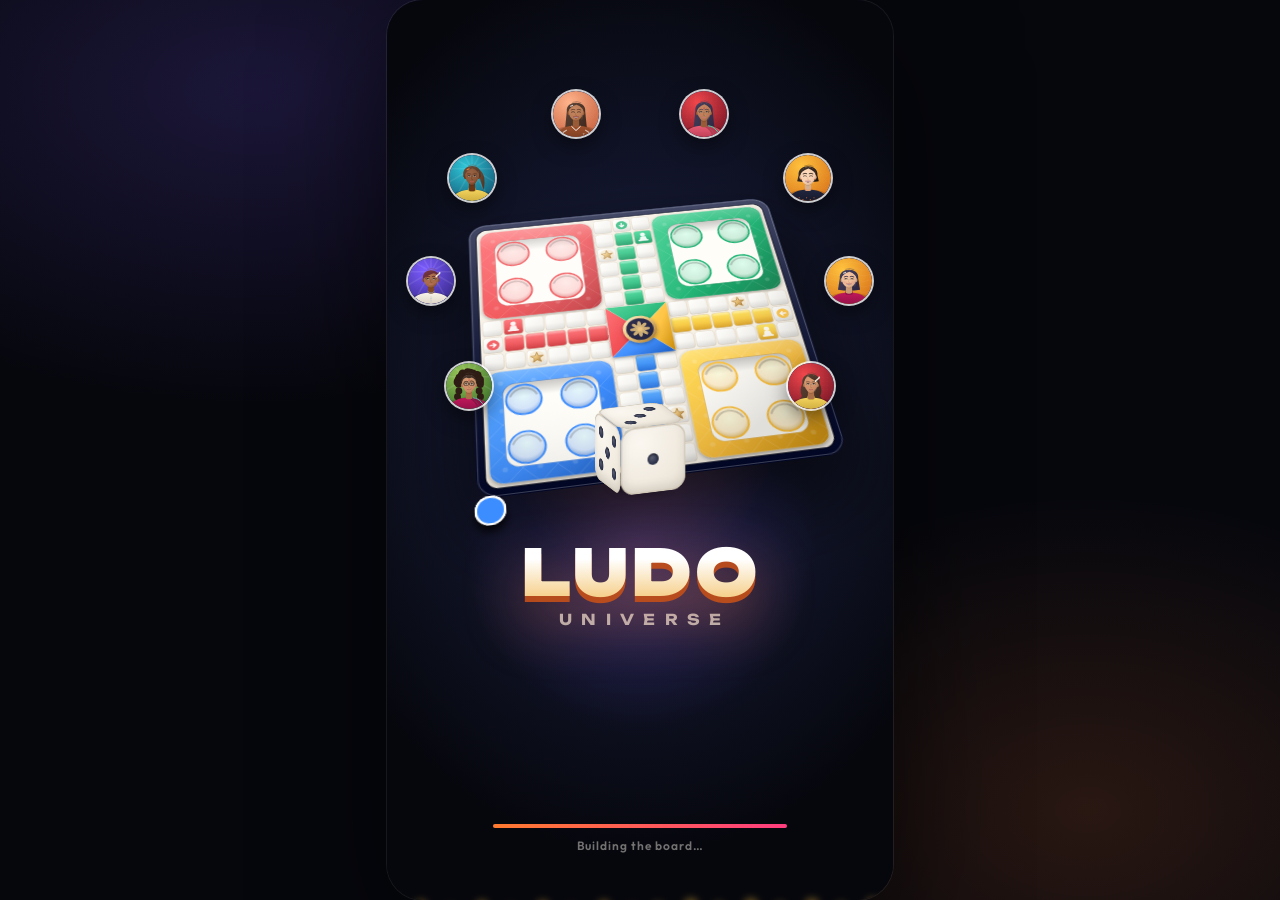
<file: index.html>
<!doctype html>
<html lang="en">
<head>
  <meta charset="utf-8">
  <meta name="viewport" content="width=device-width, initial-scale=1, maximum-scale=1, user-scalable=no, viewport-fit=cover">
  <meta name="theme-color" content="#07080F">
  <meta name="mobile-web-app-capable" content="yes">
  <meta name="apple-mobile-web-app-capable" content="yes">
  <meta name="apple-mobile-web-app-status-bar-style" content="black-translucent">
  <meta name="description" content="Ludo Universe — a premium, portrait-first social Ludo world.">
  <title>Ludo Universe</title>
  <link rel="manifest" href="manifest.webmanifest">
  <link rel="icon" href="assets/icon.svg" type="image/svg+xml">
  <link rel="preconnect" href="https://fonts.googleapis.com">
  <link rel="preconnect" href="https://fonts.gstatic.com" crossorigin>
  <link href="https://fonts.googleapis.com/css2?family=Outfit:wght@400;500;600;700;800&family=Unbounded:wght@600;700;800;900&display=swap" rel="stylesheet">
  <link rel="stylesheet" href="css/tokens.css">
  <link rel="stylesheet" href="css/base.css">
  <link rel="stylesheet" href="css/screens.css">
  <link rel="stylesheet" href="css/board.css">
  <link rel="stylesheet" href="css/overlays.css">
</head>
<body>
  <div id="backdrop" aria-hidden="true"></div>
  <main id="stage" data-theme-event="none">
    <div id="screen-host"></div>
    <nav id="nav" class="hidden" aria-label="Main"></nav>
    <div id="overlay-host"></div>
    <div id="toast-host" aria-live="polite"></div>
    <canvas id="fx-canvas" aria-hidden="true"></canvas>
  </main>
  <noscript>Ludo Universe needs JavaScript to play.</noscript>
  <script type="module" src="js/main.js"></script>
</body>
</html>
</file>
<file: css/tokens.css>
/* Design tokens — Ludo Universe
   Deep midnight surfaces, warm whites, rich Ludo colours, restrained accents.
   Festival events override the --event-* tokens at runtime (see js/content/events-calendar.js). */
:root {
  color-scheme: dark;

  /* Surfaces */
  --bg-0: #06070d;
  --bg-1: #0b0e1c;
  --bg-2: #111530;
  --surface: #151a36;
  --surface-2: #1c2246;
  --surface-3: #252c58;
  --glass: rgba(255, 255, 255, 0.06);
  --glass-strong: rgba(255, 255, 255, 0.1);
  --line: rgba(255, 255, 255, 0.08);
  --line-strong: rgba(255, 255, 255, 0.16);

  /* Type */
  --text: #f8f3ea;
  --text-2: rgba(248, 243, 234, 0.7);
  --text-3: rgba(248, 243, 234, 0.45);
  --ink: #0b0e1c;

  /* Ludo colours */
  --red: #f0464b;
  --red-d: #b8282e;
  --green: #1fb574;
  --green-d: #12804f;
  --yellow: #ffc23d;
  --yellow-d: #c88b0c;
  --blue: #3c8dff;
  --blue-d: #1f5fc4;

  /* Accents */
  --saffron: #ff7a2f;
  --saffron-d: #c4501a;
  --magenta: #ff3d7f;
  --violet: #7b5cff;
  --mint: #3ee6b0;
  --online: #35e07a;
  --danger: #ff4d5e;
  --gold: #f4c776;
  --gold-d: #b8893d;

  /* Event theme (overridable) */
  --event-a: #ff7a2f;
  --event-b: #7b5cff;
  --event-glow: rgba(255, 122, 47, 0.28);

  /* Shape */
  --r-xs: 8px;
  --r-sm: 12px;
  --r-md: 18px;
  --r-lg: 24px;
  --r-xl: 32px;
  --r-pill: 999px;

  /* Depth */
  --shadow-1: 0 4px 14px rgba(0, 0, 0, 0.32);
  --shadow-2: 0 10px 30px rgba(0, 0, 0, 0.45);
  --shadow-3: 0 24px 60px rgba(0, 0, 0, 0.55);
  --inner-hi: inset 0 1px 0 rgba(255, 255, 255, 0.14);

  /* Motion */
  --ease-out: cubic-bezier(0.2, 0.8, 0.2, 1);
  --ease-in-out: cubic-bezier(0.65, 0, 0.35, 1);
  --ease-spring: cubic-bezier(0.34, 1.56, 0.64, 1);
  --t-fast: 140ms;
  --t-med: 260ms;
  --t-slow: 480ms;

  /* Type families */
  --font-ui: "Outfit", ui-sans-serif, system-ui, -apple-system, "Segoe UI", Roboto, sans-serif;
  --font-display: "Unbounded", "Outfit", ui-sans-serif, system-ui, sans-serif;

  /* Safe areas */
  --safe-top: env(safe-area-inset-top, 0px);
  --safe-bottom: env(safe-area-inset-bottom, 0px);

  --nav-h: 74px;
}

@media (prefers-reduced-motion: reduce) {
  :root { --t-fast: 1ms; --t-med: 1ms; --t-slow: 1ms; }
}
:root[data-reduced-motion="1"] { --t-fast: 1ms; --t-med: 1ms; --t-slow: 1ms; }
</file>
<file: css/base.css>
/* Stage, layout primitives, typography, buttons, cards */
*, *::before, *::after { box-sizing: border-box; }
html, body { margin: 0; height: 100%; background: var(--bg-0); color: var(--text); }
body {
  font-family: var(--font-ui);
  font-size: 15px;
  line-height: 1.35;
  -webkit-font-smoothing: antialiased;
  -webkit-tap-highlight-color: transparent;
  overflow: hidden;
  overscroll-behavior: none;
  touch-action: manipulation;
  user-select: none;
  -webkit-user-select: none;
}
button { font: inherit; color: inherit; border: 0; background: none; padding: 0; cursor: pointer; }
input, textarea { font: inherit; color: inherit; user-select: text; -webkit-user-select: text; }
img { display: block; max-width: 100%; }
.hidden { display: none !important; }

/* Desktop ambient backdrop: the stage floats in a softly-lit room */
#backdrop {
  position: fixed; inset: 0; z-index: 0;
  background:
    radial-gradient(60% 50% at 20% 10%, rgba(123, 92, 255, 0.18), transparent 70%),
    radial-gradient(50% 50% at 85% 90%, rgba(255, 122, 47, 0.14), transparent 70%),
    var(--bg-0);
}

#stage {
  position: relative; z-index: 1;
  width: min(100vw, calc(100dvh * 9 / 16));
  height: 100dvh;
  margin: 0 auto;
  overflow: hidden;
  container-type: size;
  container-name: stage;
  background:
    radial-gradient(120% 60% at 50% -10%, rgba(123, 92, 255, 0.16), transparent 60%),
    radial-gradient(100% 50% at 50% 110%, var(--event-glow), transparent 60%),
    linear-gradient(180deg, var(--bg-1), var(--bg-0));
  isolation: isolate;
}
@media (min-aspect-ratio: 10/16) {
  #stage { box-shadow: 0 0 0 1px var(--line), 0 40px 120px rgba(0, 0, 0, 0.6); }
}
@media (min-width: 700px) and (min-height: 700px) and (min-aspect-ratio: 10/16) {
  #stage { height: min(100dvh, 940px); width: calc(min(100dvh, 940px) * 9 / 16); margin-top: max(0px, calc((100dvh - 940px) / 2)); border-radius: 36px; }
}

#screen-host { position: absolute; inset: 0; }
.screen {
  position: absolute; inset: 0;
  display: flex; flex-direction: column;
  overflow: hidden;
  padding-top: var(--safe-top);
}
.screen.has-nav { padding-bottom: calc(var(--nav-h) + var(--safe-bottom)); }
.scroll {
  flex: 1; min-height: 0;
  overflow-y: auto; overflow-x: hidden;
  -webkit-overflow-scrolling: touch;
  scrollbar-width: none;
  overscroll-behavior: contain;
}
.scroll::-webkit-scrollbar { display: none; }
.pad { padding-inline: 16px; }

/* Screen transitions */
.screen.enter { animation: screen-in var(--t-med) var(--ease-out) both; }
.screen.leave { animation: screen-out var(--t-fast) ease-in both; pointer-events: none; }
.screen.enter.fade { animation-name: fade-in; }
.screen.enter.zoom { animation-name: zoom-in; animation-duration: var(--t-slow); }
@keyframes screen-in { from { opacity: 0; transform: translateY(14px) scale(0.985); } }
@keyframes screen-out { to { opacity: 0; transform: scale(0.985); } }
@keyframes fade-in { from { opacity: 0; } }
@keyframes zoom-in { from { opacity: 0; transform: scale(1.06); filter: blur(6px); } }

/* Typography */
.display { font-family: var(--font-display); font-weight: 800; letter-spacing: -0.01em; line-height: 1.02; }
.h1 { font-family: var(--font-display); font-weight: 800; font-size: 26px; letter-spacing: -0.01em; }
.h2 { font-family: var(--font-display); font-weight: 700; font-size: 18px; letter-spacing: 0; }
.h3 { font-weight: 700; font-size: 16px; }
.eyebrow { font-weight: 700; font-size: 11px; letter-spacing: 0.14em; text-transform: uppercase; color: var(--text-3); }
.muted { color: var(--text-2); }
.dim { color: var(--text-3); }
.num { font-variant-numeric: tabular-nums; }
.section-head { display: flex; align-items: center; justify-content: space-between; margin: 22px 0 10px; }
.section-head .link { font-size: 13px; font-weight: 600; color: var(--text-2); }

/* Buttons — glossy, dimensional, tactile.
   Each variant sets: --c1 (top) --c2 (bottom) --edge (3D base) --rim (top rim) --glow --bt (text). */
.btn {
  --c1: #2c3470; --c2: #1f2552; --edge: #11152f; --rim: rgba(255,255,255,0.22); --glow: transparent; --bt: var(--text);
  --lift: 6px;
  position: relative; isolation: isolate;
  display: inline-flex; align-items: center; justify-content: center; gap: 8px;
  min-height: 50px; padding: 0 20px;
  border-radius: 18px;
  background: linear-gradient(180deg, var(--c1) 0%, var(--c2) 100%);
  color: var(--bt);
  font-weight: 800; font-size: 15px; letter-spacing: 0.03em;
  box-shadow:
    inset 0 1.5px 0 var(--rim),
    inset 0 -2px 0 rgba(0,0,0,0.18),
    0 var(--lift) 0 var(--edge),
    0 calc(var(--lift) + 4px) 18px rgba(0,0,0,0.35),
    0 6px 26px var(--glow);
  transform: translateY(0);
  transition: transform 90ms var(--ease-out), box-shadow 90ms var(--ease-out), filter var(--t-fast);
  -webkit-tap-highlight-color: transparent;
}
.btn:active, .btn.pressed {
  transform: translateY(calc(var(--lift) - 2px));
  box-shadow: inset 0 1.5px 0 var(--rim), inset 0 -2px 0 rgba(0,0,0,0.18), 0 2px 0 var(--edge), 0 4px 10px rgba(0,0,0,0.3), 0 4px 16px var(--glow);
}
.btn:disabled { filter: grayscale(0.7) brightness(0.7); pointer-events: none; }
.btn::after { /* glossy top half */
  content: ""; position: absolute; z-index: -1; left: 3px; right: 3px; top: 2px; height: 48%;
  border-radius: 15px 15px 40% 40% / 15px 15px 12px 12px;
  background: linear-gradient(180deg, rgba(255,255,255,0.32), rgba(255,255,255,0.04));
  pointer-events: none;
}
.btn.primary { --c1: #ffa24a; --c2: #ff6a1f; --edge: #b8430f; --rim: rgba(255, 236, 200, 0.9); --glow: rgba(255, 110, 40, 0.38); --bt: #2a0d00; text-shadow: 0 1px 0 rgba(255, 220, 180, 0.6); }
.btn.go { --c1: #4be39a; --c2: #16a866; --edge: #0b6e41; --rim: rgba(220, 255, 236, 0.85); --glow: rgba(31, 181, 116, 0.35); --bt: #022012; text-shadow: 0 1px 0 rgba(200, 255, 225, 0.5); }
.btn.light { --c1: #ffffff; --c2: #ece4d6; --edge: #b7ab96; --rim: #fff; --bt: var(--ink); }
.btn.violet { --c1: #9d84ff; --c2: #6a4cf0; --edge: #4228b0; --rim: rgba(230, 222, 255, 0.85); --glow: rgba(123, 92, 255, 0.35); --bt: #fff; text-shadow: 0 1px 0 rgba(40, 20, 120, 0.4); }
.btn.ghost {
  --lift: 0px; --bt: var(--text);
  background: linear-gradient(180deg, rgba(255,255,255,0.09), rgba(255,255,255,0.03));
  box-shadow: inset 0 1px 0 rgba(255,255,255,0.14), 0 8px 20px rgba(0,0,0,0.25);
  backdrop-filter: blur(10px); -webkit-backdrop-filter: blur(10px);
}
.btn.ghost::before { /* gradient hairline border */
  content: ""; position: absolute; inset: 0; border-radius: inherit; padding: 1.5px; pointer-events: none;
  background: linear-gradient(180deg, rgba(255,255,255,0.38), rgba(255,255,255,0.06) 60%, rgba(255,255,255,0.14));
  -webkit-mask: linear-gradient(#000 0 0) content-box, linear-gradient(#000 0 0); -webkit-mask-composite: xor;
  mask: linear-gradient(#000 0 0) content-box exclude, linear-gradient(#000 0 0);
}
.btn.ghost::after { display: none; }
.btn.ghost:active { transform: scale(0.97); box-shadow: inset 0 1px 0 rgba(255,255,255,0.14); }
.btn.block { width: 100%; }
.btn.lg { min-height: 60px; font-size: 18px; border-radius: 22px; }
.btn.lg::after { border-radius: 19px 19px 40% 40% / 19px 19px 14px 14px; }
.btn.xl { --lift: 7px; min-height: 76px; font-family: var(--font-display); font-size: 25px; letter-spacing: 0.05em; border-radius: 28px; overflow: hidden; }
.btn.xl::after { border-radius: 25px 25px 40% 40% / 25px 25px 16px 16px; }
.btn.xl > .sheen, .btn.xl::before { content: ""; position: absolute; inset: 0; z-index: -1; pointer-events: none;
  background: linear-gradient(105deg, transparent 35%, rgba(255,255,255,0.5) 50%, transparent 65%); transform: translateX(-130%); animation: btn-shine 3.4s ease-in-out infinite 1.2s; }
@keyframes btn-shine { 45%, 100% { transform: translateX(130%); } }
.btn.xl { box-shadow: inset 0 2px 0 var(--rim), inset 0 -3px 0 rgba(0,0,0,0.2), 0 var(--lift) 0 var(--edge), 0 calc(var(--lift) + 6px) 24px rgba(0,0,0,0.4), 0 10px 40px var(--glow); }
.btn.xl:active { transform: translateY(5px); box-shadow: inset 0 2px 0 var(--rim), 0 2px 0 var(--edge), 0 6px 16px var(--glow); }
.btn.sm { --lift: 4px; min-height: 36px; padding: 0 14px; font-size: 13px; border-radius: 12px; }
.btn.sm::after { border-radius: 10px 10px 40% 40% / 10px 10px 8px 8px; }
.btn svg { width: 20px; height: 20px; flex: none; }
.btn.xl svg { width: 26px; height: 26px; }
.btn.sm svg { width: 15px; height: 15px; }
.btn .ad-chip { font-size: 10px; font-weight: 800; letter-spacing: 0.08em; padding: 3px 6px; border-radius: 6px; background: rgba(0,0,0,0.24); color: #fff; text-shadow: none; }

.icon-btn {
  width: 44px; height: 44px; border-radius: 15px;
  display: grid; place-items: center;
  background: linear-gradient(180deg, rgba(255,255,255,0.1), rgba(255,255,255,0.03));
  box-shadow: inset 0 1px 0 rgba(255,255,255,0.16), inset 0 0 0 1px rgba(255,255,255,0.06), 0 4px 0 rgba(0,0,0,0.35), 0 8px 18px rgba(0,0,0,0.3);
  position: relative;
  transition: transform 90ms var(--ease-out), box-shadow 90ms;
}
.icon-btn:active { transform: translateY(3px); box-shadow: inset 0 1px 0 rgba(255,255,255,0.16), inset 0 0 0 1px rgba(255,255,255,0.06), 0 1px 0 rgba(0,0,0,0.35); }
.icon-btn svg { width: 22px; height: 22px; }
.badge-dot {
  position: absolute; top: 6px; right: 6px; min-width: 18px; height: 18px; padding: 0 5px;
  border-radius: 9px; background: var(--magenta); color: #fff;
  font-size: 11px; font-weight: 800; display: grid; place-items: center;
  box-shadow: 0 0 0 2px var(--bg-1);
}

/* Cards */
.card {
  background: linear-gradient(180deg, var(--surface-2), var(--surface));
  border-radius: var(--r-lg);
  box-shadow: inset 0 0 0 1px var(--line), var(--shadow-1);
  padding: 14px;
}
.glass {
  background: rgba(21, 26, 54, 0.62);
  backdrop-filter: blur(16px) saturate(1.2);
  -webkit-backdrop-filter: blur(16px) saturate(1.2);
  box-shadow: inset 0 0 0 1px var(--line-strong);
}
.chip {
  display: inline-flex; align-items: center; gap: 6px;
  height: 30px; padding: 0 12px; border-radius: var(--r-pill);
  background: var(--glass); box-shadow: inset 0 0 0 1px var(--line);
  font-size: 13px; font-weight: 600; color: var(--text-2);
  white-space: nowrap;
}
.chip.on { background: var(--text); color: var(--ink); box-shadow: none; }
.pill-tag {
  display: inline-flex; align-items: center; gap: 4px;
  font-size: 11px; font-weight: 700; padding: 3px 8px; border-radius: var(--r-pill);
  background: rgba(255,255,255,0.08); color: var(--text-2);
}
.new-tag { background: var(--magenta); color: #fff; font-size: 10px; font-weight: 800; padding: 2px 6px; border-radius: 6px; letter-spacing: 0.06em; }

/* Progress */
.bar { height: 8px; border-radius: 6px; background: rgba(255,255,255,0.08); overflow: hidden; }
.bar > i { display: block; height: 100%; border-radius: inherit; background: linear-gradient(90deg, var(--mint), #a6ffd9); transition: width var(--t-slow) var(--ease-out); }
.bar.xp > i { background: linear-gradient(90deg, var(--violet), #b39dff); }
.bar.gold > i { background: linear-gradient(90deg, var(--saffron), var(--gold)); }

/* Avatars */
.ava {
  --s: 48px;
  position: relative; flex: none;
  width: var(--s); height: var(--s);
  border-radius: 50%;
}
.ava > .ava-img {
  width: 100%; height: 100%; border-radius: 50%; overflow: hidden;
  background: var(--surface-3);
  box-shadow: 0 0 0 2px rgba(255,255,255,0.18), 0 4px 12px rgba(0,0,0,0.35);
}
.ava > .ava-img img, .ava > .ava-img svg { width: 100%; height: 100%; object-fit: cover; object-position: 50% 28%; display: block; }
.ava .online {
  position: absolute; right: 2%; bottom: 2%;
  width: 28%; height: 28%; max-width: 14px; max-height: 14px; min-width: 9px; min-height: 9px;
  border-radius: 50%; background: var(--online);
  box-shadow: 0 0 0 2px var(--bg-1), 0 0 8px var(--online);
}
.ava .lvl {
  position: absolute; left: 50%; bottom: -6px; transform: translateX(-50%);
  min-width: 22px; height: 16px; padding: 0 5px; border-radius: 8px;
  font-size: 10px; font-weight: 800; display: grid; place-items: center;
  background: var(--text); color: var(--ink); box-shadow: 0 0 0 2px var(--bg-1);
}
.ava .frame { position: absolute; inset: -10%; pointer-events: none; }
.ava .frame svg { width: 100%; height: 100%; }

/* Bottom navigation */
#nav {
  position: absolute; left: 0; right: 0; bottom: 0; z-index: 20;
  height: calc(var(--nav-h) + var(--safe-bottom));
  padding: 8px 10px calc(8px + var(--safe-bottom));
  display: grid; grid-template-columns: repeat(5, 1fr); align-items: end;
  background: linear-gradient(180deg, rgba(11, 14, 28, 0), rgba(11, 14, 28, 0.92) 30%, var(--bg-1));
  backdrop-filter: blur(10px);
  -webkit-backdrop-filter: blur(10px);
  border-top: 1px solid var(--line);
  transition: transform var(--t-med) var(--ease-out);
}
#nav.hidden { display: grid !important; transform: translateY(calc(100% + 48px)); visibility: hidden; pointer-events: none; transition: transform var(--t-med) var(--ease-out), visibility 0s var(--t-med); }
.nav-item {
  position: relative;
  display: flex; flex-direction: column; align-items: center; gap: 4px;
  height: 56px; justify-content: center;
  color: var(--text-3); font-size: 10.5px; font-weight: 700; letter-spacing: 0.08em;
  transition: color var(--t-fast);
}
.nav-item svg { width: 24px; height: 24px; transition: transform var(--t-med) var(--ease-spring); }
.nav-item.on { color: var(--text); }
.nav-item.on svg { transform: translateY(-2px) scale(1.08); }
.nav-item.on::before {
  content: ""; position: absolute; top: -8px; width: 22px; height: 3px; border-radius: 3px; background: var(--saffron);
  box-shadow: 0 0 12px var(--saffron);
}
.nav-item .badge-dot { top: 4px; right: calc(50% - 22px); }
/* Centre PLAY orb — the hero action of the bar */
.nav-item.play { color: var(--ink); z-index: 2; }
.nav-item.play .play-orb {
  position: relative;
  width: 70px; height: 70px; margin-top: -40px; border-radius: 50%;
  display: grid; place-items: center;
  background: radial-gradient(circle at 50% 30%, #ffb46a, #ff6a1f 62%, #e04e10);
  color: #2a0d00;
  box-shadow:
    0 0 0 5px var(--bg-1),
    0 0 0 7px rgba(255, 140, 60, 0.35),
    inset 0 2px 0 rgba(255, 236, 200, 0.9),
    inset 0 -5px 0 rgba(150, 45, 5, 0.45),
    0 12px 30px rgba(255, 106, 31, 0.55);
  transition: transform 160ms var(--ease-spring);
}
.nav-item.play .play-orb::after { content: ""; position: absolute; inset: 6px 12px 50% 12px; border-radius: 50% 50% 45% 45%; background: linear-gradient(180deg, rgba(255,255,255,0.5), rgba(255,255,255,0)); }
.nav-item.play .play-orb::before { content: ""; position: absolute; inset: -9px; border-radius: 50%; border: 2px solid rgba(255, 140, 60, 0.45); animation: orb-pulse 2.2s ease-out infinite; }
@keyframes orb-pulse { 0% { transform: scale(0.92); opacity: 0.9; } 100% { transform: scale(1.25); opacity: 0; } }
.nav-item.play:active .play-orb { transform: scale(0.92); }
.nav-item.play .play-orb svg { position: relative; z-index: 1; width: 32px; height: 32px; stroke-width: 2.4; }
.nav-item.play span { color: var(--text); margin-top: 2px; }
.nav-item.play.on::before { display: none; }
.nav-item.play.on .play-orb { box-shadow: 0 0 0 5px var(--bg-1), 0 0 0 7px rgba(255, 194, 61, 0.7), inset 0 2px 0 rgba(255, 236, 200, 0.9), inset 0 -5px 0 rgba(150, 45, 5, 0.45), 0 12px 34px rgba(255, 106, 31, 0.7); }
#nav::before { /* centre notch glow */
  content: ""; position: absolute; left: 50%; top: -1px; width: 120px; height: 40px; transform: translateX(-50%);
  background: radial-gradient(60px 30px at 50% 0, rgba(255, 122, 47, 0.22), transparent 70%); pointer-events: none;
}

/* Horizontal rails */
.rail { display: flex; gap: 12px; overflow-x: auto; scrollbar-width: none; padding: 4px 16px 8px; margin-inline: -16px; scroll-snap-type: x proximity; }
.rail::-webkit-scrollbar { display: none; }
.rail > * { scroll-snap-align: start; }

.row { display: flex; align-items: center; gap: 10px; }
.col { display: flex; flex-direction: column; gap: 8px; }
.grow { flex: 1; min-width: 0; }
.ellipsis { white-space: nowrap; overflow: hidden; text-overflow: ellipsis; }
.center { text-align: center; }

/* Coins */
.coin-ico { width: 18px; height: 18px; flex: none; }
.pressable { transition: transform var(--t-fast) var(--ease-out); }
.pressable:active { transform: scale(0.97); }
</file>
<file: css/screens.css>
/* ============ SPLASH ============ */
.splash { align-items: center; justify-content: center; background: radial-gradient(70% 50% at 50% 45%, #1c2246, var(--bg-0)); }
.splash-glow { position: absolute; inset: 0; background: radial-gradient(40% 30% at 50% 44%, rgba(255, 122, 47, 0.35), transparent 70%), radial-gradient(50% 30% at 50% 60%, rgba(123, 92, 255, 0.3), transparent 70%); animation: glow-in 1.6s ease both; }
@keyframes glow-in { from { opacity: 0; transform: scale(0.8); } }
.splash-particles i { position: absolute; left: var(--x); bottom: -10px; width: var(--s); height: var(--s); border-radius: 50%; background: rgba(255, 194, 61, 0.7); box-shadow: 0 0 10px rgba(255, 194, 61, 0.8); animation: rise 4.5s linear var(--d) infinite; }
@keyframes rise { to { transform: translateY(-110cqh); opacity: 0; } }
.splash-board { position: absolute; top: 18%; left: 50%; width: min(66cqw, 340px); aspect-ratio: 1; transform: translateX(-50%) perspective(900px) rotateX(38deg) rotateZ(-8deg); animation: board-build 1.4s var(--ease-out) both; }
.sb-inner { width: 100%; height: 100%; border-radius: 6%; overflow: hidden; box-shadow: 0 40px 80px rgba(0,0,0,0.7); }
.sb-inner svg { width: 100%; height: 100%; display: block; }
@keyframes board-build { 0% { opacity: 0; transform: translateX(-50%) perspective(900px) rotateX(70deg) rotateZ(-30deg) scale(0.6); } 100% { opacity: 1; } }
.sb-token { position: absolute; width: 7%; aspect-ratio: 1; border-radius: 50%; box-shadow: 0 0 0 2px #fff, 0 6px 10px rgba(0,0,0,0.4); }
.sb-token.t1 { background: var(--red); animation: tok1 3s ease-in-out infinite; }
.sb-token.t2 { background: var(--green); animation: tok2 3.4s ease-in-out infinite; }
.sb-token.t3 { background: var(--yellow); animation: tok3 3.2s ease-in-out infinite; }
.sb-token.t4 { background: var(--blue); animation: tok4 3.6s ease-in-out infinite; }
@keyframes tok1 { 0%, 100% { left: 10%; top: 42%; } 50% { left: 36%; top: 42%; } }
@keyframes tok2 { 0%, 100% { left: 55%; top: 8%; } 50% { left: 55%; top: 34%; } }
@keyframes tok3 { 0%, 100% { left: 84%; top: 55%; } 50% { left: 60%; top: 55%; } }
@keyframes tok4 { 0%, 100% { left: 40%; top: 88%; } 50% { left: 40%; top: 62%; } }
.splash-ring { position: absolute; inset: 9% 2% 46%; }
.ring-ava { position: absolute; left: var(--x); top: var(--y); transform: translate(-50%, -50%); animation: ava-in 600ms var(--ease-spring) var(--d) both, ava-float 3s ease-in-out calc(var(--d) + 0.6s) infinite; }
.ring-ava .ava-img { box-shadow: 0 0 0 2px rgba(255,255,255,0.8), 0 8px 20px rgba(0,0,0,0.5); }
@keyframes ava-in { from { transform: translate(-50%, -50%) scale(0); opacity: 0; } }
@keyframes ava-float { 50% { transform: translate(-50%, -58%); } }
.splash-dice { position: absolute; top: 46%; left: 50%; transform: translateX(-50%); animation: fade-in 600ms 400ms both; }
.splash-logo { position: absolute; top: 60%; text-align: center; animation: logo-in 900ms var(--ease-spring) 500ms both; }
.logo-mark { font-family: var(--font-display); font-weight: 900; font-size: 64px; letter-spacing: 0.04em; line-height: 1;
  background: linear-gradient(180deg, #fff 30%, var(--gold) 100%); -webkit-background-clip: text; background-clip: text; color: transparent;
  filter: drop-shadow(0 6px 0 rgba(196, 80, 26, 0.9)) drop-shadow(0 18px 30px rgba(255, 122, 47, 0.45)); }
.logo-sub { font-family: var(--font-display); font-weight: 700; font-size: 15px; letter-spacing: 0.62em; margin-top: 6px; color: var(--text-2); padding-left: 0.62em; }
@keyframes logo-in { from { opacity: 0; transform: scale(0.6) translateY(20px); } }
.splash-foot { position: absolute; bottom: calc(46px + var(--safe-bottom)); width: 58%; text-align: center; }
.splash-line { height: 4px; border-radius: 4px; background: rgba(255,255,255,0.1); overflow: hidden; }
.splash-line i { display: block; height: 100%; width: 100%; background: linear-gradient(90deg, var(--saffron), var(--magenta)); transform-origin: left; animation: load 2.5s var(--ease-in-out) forwards; }
@keyframes load { from { transform: scaleX(0); } }
.splash-caption { margin-top: 10px; font-size: 12px; font-weight: 600; letter-spacing: 0.08em; color: var(--text-3); }

/* ============ TOP BAR ============ */
.topbar { display: flex; align-items: center; justify-content: space-between; gap: 8px; padding: 10px 16px 8px; position: relative; z-index: 5; }
.me-chip { display: flex; align-items: center; gap: 10px; min-width: 0; text-align: left; }
.me-meta { min-width: 0; }
.me-name { font-weight: 800; font-size: 14px; max-width: 110px; }
.me-lvl { display: flex; align-items: center; gap: 6px; margin-top: 3px; }
.bar.mini { width: 54px; height: 5px; }
.lv-badge { display: inline-flex; align-items: center; font-size: 10px; font-weight: 800; letter-spacing: 0.06em; padding: 3px 7px; border-radius: 7px; background: var(--violet); color: #fff; white-space: nowrap; }
.coin-pill { display: inline-flex; align-items: center; gap: 6px; height: 36px; padding: 0 12px 0 8px; border-radius: var(--r-pill); background: rgba(244, 199, 118, 0.1); box-shadow: inset 0 0 0 1px rgba(244, 199, 118, 0.25); font-weight: 800; font-size: 14px; }
.ava.me .ava-img.emblem { display: grid; place-items: center; }
.topbar .icon-btn { width: 40px; height: 40px; border-radius: 13px; }

/* ============ HOME ============ */
.hero { position: relative; height: min(34cqh, 290px); margin-top: 4px; }
.hero-board { position: absolute; left: 50%; top: 4%; width: min(62cqw, 270px); aspect-ratio: 1; transform: translateX(-50%); perspective: 900px; }
.hb-tilt { width: 100%; height: 100%; border-radius: 7%; overflow: hidden; transform: rotateX(48deg) rotateZ(-14deg); box-shadow: 0 50px 60px rgba(0,0,0,0.6), 0 0 0 1px rgba(255,255,255,0.06); animation: hb-float 6s ease-in-out infinite; }
.hb-tilt svg { width: 100%; height: 100%; display: block; }
@keyframes hb-float { 50% { transform: rotateX(46deg) rotateZ(-10deg) translateY(-6px); } }
.float-token { position: absolute; width: 22px; height: 22px; border-radius: 50%; box-shadow: 0 0 0 2px #fff, 0 10px 16px rgba(0,0,0,0.5), inset 0 -3px 0 rgba(0,0,0,0.2); }
.float-token.ft1 { background: var(--red); left: 4%; top: 30%; animation: ft 4s ease-in-out infinite; }
.float-token.ft2 { background: var(--green); right: 2%; top: 14%; animation: ft 4.6s ease-in-out 0.6s infinite; }
.float-token.ft3 { background: var(--yellow); right: 8%; top: 66%; animation: ft 3.8s ease-in-out 1s infinite; }
.float-token.ft4 { background: var(--blue); left: 12%; top: 74%; animation: ft 4.2s ease-in-out 0.3s infinite; }
@keyframes ft { 50% { transform: translateY(-12px) rotate(10deg); } }
.hero-dice { position: absolute; right: 8%; bottom: 16%; }
.hero-live { position: absolute; left: 0; right: 0; bottom: 0; text-align: center; font-size: 12px; color: var(--text-2); }
.live-dot { display: inline-block; width: 8px; height: 8px; border-radius: 50%; background: var(--online); box-shadow: 0 0 8px var(--online); margin-right: 4px; animation: live 1.6s ease-in-out infinite; vertical-align: 1px; }
.live-dot.amber { background: var(--gold); box-shadow: 0 0 8px var(--gold); }
@keyframes live { 50% { opacity: 0.35; } }
.play-now { margin-top: 12px; position: relative; overflow: hidden; }
.play-now::before { content: ""; position: absolute; inset: 0; background: linear-gradient(100deg, transparent 30%, rgba(255,255,255,0.45) 50%, transparent 70%); transform: translateX(-120%); animation: shine 3.2s ease-in-out infinite 1s; }
@keyframes shine { 40%, 100% { transform: translateX(120%); } }
.ticker { height: 22px; margin-top: 10px; text-align: center; font-size: 13px; color: var(--text-2); overflow: hidden; }
.ticker-text b { color: var(--text); }
.ticker-text.in { display: inline-block; animation: tick-in 500ms var(--ease-out); }
@keyframes tick-in { from { transform: translateY(100%); opacity: 0; } }

.modes { display: grid; grid-template-columns: repeat(4, 1fr); gap: 8px; margin-top: 14px; }
.mode {
  --mc: #3C8DFF; --mc2: #1F5FC4;
  position: relative; display: flex; flex-direction: column; align-items: center; gap: 3px; padding: 12px 4px 11px; border-radius: 20px;
  background: radial-gradient(120% 80% at 50% 0%, color-mix(in srgb, var(--mc) 22%, transparent), transparent 70%), linear-gradient(180deg, #232a5a, #161b3c);
  box-shadow: inset 0 1px 0 rgba(255,255,255,0.14), inset 0 0 0 1px color-mix(in srgb, var(--mc) 30%, rgba(255,255,255,0.05)), 0 5px 0 #0c0f24, 0 12px 22px rgba(0,0,0,0.35);
  transition: transform 90ms var(--ease-out), box-shadow 90ms;
}
.mode:active { transform: translateY(4px); box-shadow: inset 0 1px 0 rgba(255,255,255,0.14), inset 0 0 0 1px color-mix(in srgb, var(--mc) 30%, transparent), 0 1px 0 #0c0f24; }
.mode.m-blue { --mc: #3C8DFF; --mc2: #1F5FC4; }
.mode.m-gold { --mc: #FFC23D; --mc2: #D9731A; }
.mode.m-green { --mc: #2EE08A; --mc2: #12804F; }
.mode.m-violet { --mc: #9D84FF; --mc2: #5639D1; }
.mode.m-red { --mc: #FF6A7A; --mc2: #B8282E; }
.mode-ico {
  position: relative; width: 44px; height: 44px; border-radius: 15px; margin-bottom: 4px;
  display: grid; place-items: center; font-size: 22px;
  background: linear-gradient(180deg, var(--mc), var(--mc2));
  box-shadow: inset 0 2px 0 rgba(255,255,255,0.45), inset 0 -3px 0 rgba(0,0,0,0.22), 0 6px 14px color-mix(in srgb, var(--mc) 45%, transparent);
  filter: saturate(1.1);
}
.mode-ico::after { content: ""; position: absolute; left: 4px; right: 4px; top: 3px; height: 45%; border-radius: 12px 12px 50% 50%; background: linear-gradient(180deg, rgba(255,255,255,0.45), rgba(255,255,255,0)); }
.mode b { font-size: 11px; letter-spacing: 0.05em; }
.mode small { font-size: 10px; color: var(--text-3); }

.online-card { display: flex; flex-direction: column; align-items: center; gap: 4px; width: 70px; flex: none; }
.online-card b { font-size: 12px; max-width: 70px; }
.online-card small { font-size: 10px; color: var(--text-3); }
.online-card .ava-img { box-shadow: 0 0 0 2px var(--bg-1), 0 0 0 4px rgba(53, 224, 122, 0.55); }
.online-rail.compact .online-card { width: 62px; }
.recent-card { display: flex; align-items: center; gap: 10px; flex: none; width: 190px; padding: 10px; border-radius: 18px; text-align: left; }
.recent-card b { display: block; font-size: 14px; }
.recent-card small { font-size: 12px; font-weight: 700; }
.win { color: var(--mint); }
.loss { color: #ff8a95; }
.mini-play { width: 34px; height: 34px; border-radius: 12px; background: var(--saffron); color: #1b0b02; display: grid; place-items: center; flex: none; }
.mini-play svg { width: 18px; height: 18px; }

.banner-rail { gap: 10px; }
.event-banner, .event-card {
  --ea: var(--event-a); --eb: var(--event-b);
  position: relative; overflow: hidden; flex: none; width: 86%; min-height: 138px; padding: 16px; border-radius: 24px; text-align: left;
  background: linear-gradient(135deg, color-mix(in srgb, var(--ea) 85%, #000) 0%, color-mix(in srgb, var(--eb) 70%, #000) 100%);
  box-shadow: var(--shadow-2), inset 0 1px 0 rgba(255,255,255,0.2);
}
.event-card { width: 100%; }
.eb-art { position: absolute; inset: 0; opacity: 0.35; pointer-events: none;
  background-image: radial-gradient(circle at 85% 20%, rgba(255,255,255,0.5) 0 2px, transparent 3px), radial-gradient(circle at 70% 70%, rgba(255,255,255,0.4) 0 1.5px, transparent 2.5px);
  background-size: 34px 34px, 46px 46px; }
.art-diyas .eb-art, .art-garba .eb-art { background-image: radial-gradient(ellipse 6px 9px at 50% 40%, rgba(255, 214, 102, 0.9), transparent 70%), radial-gradient(circle at 50% 50%, rgba(255,255,255,0.18) 0 18%, transparent 19%); background-size: 40px 44px, 22px 22px; opacity: 0.45; }
.art-splash .eb-art { background-image: radial-gradient(circle, rgba(255,255,255,0.35) 0 20%, transparent 22%); background-size: 28px 28px; }
.eb-body, .ec-body { position: relative; }
.eb-tag { display: inline-block; font-size: 10px; font-weight: 800; letter-spacing: 0.14em; padding: 4px 8px; border-radius: 8px; background: rgba(0,0,0,0.28); }
.eb-title { font-size: 24px; margin-top: 8px; text-shadow: 0 2px 0 rgba(0,0,0,0.2); }
.eb-sub { font-size: 13px; color: rgba(255,255,255,0.85); margin-top: 4px; }
.event-banner .bar, .event-card .bar { background: rgba(0,0,0,0.25); }

.daily-card { width: 100%; text-align: left; }
.daily-track { display: grid; grid-template-columns: repeat(7, 1fr); gap: 6px; }
.daily-track i { height: 34px; border-radius: 10px; display: grid; place-items: center; font-style: normal; font-size: 12px; font-weight: 800; background: rgba(255,255,255,0.06); color: var(--text-3); }
.daily-track i.done { background: rgba(62, 230, 176, 0.18); color: var(--mint); }
.daily-track i.today { background: var(--saffron); color: #1b0b02; box-shadow: 0 0 16px rgba(255, 122, 47, 0.5); animation: today 1.4s ease-in-out infinite; }
.daily-track i.big { font-size: 15px; }
.daily-track.sm { margin-top: 8px; gap: 4px; }
.daily-track.sm i { height: 6px; border-radius: 3px; animation: none; box-shadow: none; }
@keyframes today { 50% { transform: translateY(-2px); } }

.mission { display: flex; align-items: center; gap: 12px; padding: 12px 14px; }
.mission b { font-size: 14px; }
.mission.ready { box-shadow: inset 0 0 0 1.5px rgba(62, 230, 176, 0.6), var(--shadow-1); }
.mission.claimed { opacity: 0.55; }
.m-side { display: flex; flex-direction: column; align-items: flex-end; gap: 6px; font-size: 12px; color: var(--text-2); }
.m-ico { width: 34px; height: 34px; border-radius: 12px; display: grid; place-items: center; background: rgba(255,255,255,0.06); font-size: 16px; flex: none; }
.reward-chip { display: inline-flex; align-items: center; gap: 4px; font-size: 12px; font-weight: 700; padding: 3px 8px 3px 4px; border-radius: var(--r-pill); background: rgba(244, 199, 118, 0.12); color: var(--gold); white-space: nowrap; }
.reward-chip .coin-ico { width: 14px; height: 14px; }
.reward-chip.item { padding-left: 8px; background: rgba(123, 92, 255, 0.18); color: #c9b9ff; }
.lv-teaser { margin-top: 14px; padding: 12px 14px; }

/* ============ PLAY ============ */
.play-hero { margin-top: 4px; }
.mode-big { width: 100%; margin-top: 10px; display: flex; align-items: center; justify-content: space-between; padding: 20px; border-radius: 26px; text-align: left;
  background: linear-gradient(135deg, var(--saffron), var(--magenta)); color: #1b0b02; box-shadow: 0 6px 0 var(--saffron-d), 0 18px 40px rgba(255, 61, 127, 0.3), var(--inner-hi); }
.mode-big b { font-size: 24px; display: block; }
.mode-big small { font-weight: 700; opacity: 0.75; }
.mb-ico { font-size: 44px; filter: drop-shadow(0 4px 6px rgba(0,0,0,0.25)); }
.mode-grid { display: grid; grid-template-columns: 1fr 1fr; gap: 10px; margin-top: 10px; }
.mode-grid .mode { flex-direction: row; justify-content: flex-start; gap: 10px; padding: 14px; text-align: left; flex-wrap: wrap; }
.mode-grid .mode b { font-size: 13px; }
.mode-grid .mode { align-items: center; }
.mode-grid .mode .mode-ico { margin-bottom: 0; }
.mode-grid .mode small { width: 100%; padding-left: 54px; margin-top: -14px; }
.search-box { display: flex; align-items: center; gap: 8px; height: 46px; padding: 0 14px; border-radius: 16px; background: var(--glass); box-shadow: inset 0 0 0 1px var(--line); }
.search-box svg { width: 18px; height: 18px; color: var(--text-3); }
.search-box input { flex: 1; background: none; border: 0; outline: 0; font-size: 15px; }
.filter-rail { margin-top: 10px; }
.player-grid { display: grid; grid-template-columns: repeat(2, 1fr); gap: 10px; margin-top: 6px; }
.pcard { position: relative; display: flex; flex-direction: column; align-items: center; gap: 3px; padding: 14px 10px 10px; border-radius: 22px;
  background: linear-gradient(180deg, var(--surface-2), var(--surface)); box-shadow: inset 0 0 0 1px var(--line), var(--shadow-1); text-align: center; }
.pcard-art { position: relative; margin-bottom: 4px; }
.pcard-art .new-tag { position: absolute; top: -4px; right: -10px; }
.pcard b { font-size: 15px; max-width: 100%; }
.pcard-meta { display: flex; gap: 8px; font-size: 12px; color: var(--text-2); font-weight: 600; }
.pcard-tag { font-size: 11px; color: var(--text-3); max-width: 100%; }
.pcard-status { font-size: 10px; font-weight: 800; letter-spacing: 0.1em; color: var(--text-3); text-transform: uppercase; }
.pcard-status.on { color: var(--online); }
.pcard-actions { display: grid; grid-template-columns: 1fr 1fr; gap: 6px; width: 100%; margin-top: 6px; }
.pcard-actions .btn { padding: 0 6px; font-size: 11px; }
.empty { padding: 30px 10px; text-align: center; color: var(--text-3); grid-column: 1 / -1; }

/* ============ MATCHMAKING ============ */
.mm { background: radial-gradient(70% 50% at 50% 45%, #1e2350, var(--bg-0)); }
.mm-top { display: flex; align-items: center; justify-content: space-between; padding: 10px 14px; }
.mm-stage { flex: 1; position: relative; display: grid; place-items: center; }
.mm-search { position: relative; width: 100%; height: 100%; display: grid; place-items: center; }
.mm-orbit { position: absolute; width: min(84cqw, 380px); aspect-ratio: 1; animation: orbit 14s linear infinite; }
.orb-slot { position: absolute; left: 50%; top: 50%; transform: rotate(calc(var(--i) * 36deg)) translateY(calc(min(84cqw, 380px) / -2.2)) rotate(calc(var(--i) * -36deg)); margin: -22px; }
.orb-slot .ava { animation: counter 14s linear infinite; }
@keyframes orbit { to { transform: rotate(360deg); } }
@keyframes counter { to { transform: rotate(-360deg); } }
.mm-dice { position: relative; z-index: 2; }
.mm-label { position: absolute; top: calc(50% + 90px); font-size: 22px; letter-spacing: 0.06em; }
.mm-hint { position: absolute; top: calc(50% + 124px); font-size: 13px; }
.mm.found .mm-label { color: var(--mint); animation: found 500ms var(--ease-spring); }
@keyframes found { from { transform: scale(1.4); } }
.mm-vs { position: absolute; inset: 0; display: flex; flex-direction: column; align-items: center; justify-content: center; gap: 6px; padding: 16px; }
.vs-card { display: flex; flex-direction: column; align-items: center; gap: 4px; width: 100%; max-width: 300px; padding: 18px; border-radius: 28px;
  background: linear-gradient(180deg, rgba(31, 181, 116, 0.18), rgba(255,255,255,0.03)); box-shadow: inset 0 0 0 1px var(--line-strong), var(--shadow-2);
  animation: vs-in-r 600ms var(--ease-spring) var(--d) both; }
.vs-card.me { background: linear-gradient(180deg, rgba(60, 141, 255, 0.2), rgba(255,255,255,0.03)); animation-name: vs-in-l; }
@keyframes vs-in-l { from { transform: translateX(-120%) rotate(-6deg); opacity: 0; } }
@keyframes vs-in-r { from { transform: translateX(120%) rotate(6deg); opacity: 0; } }
.vs-name { font-family: var(--font-display); font-weight: 800; font-size: 24px; margin-top: 8px; }
.vs-sub { font-weight: 700; color: var(--gold); font-size: 14px; }
.vs-tag { font-size: 12px; color: var(--text-2); }
.vs-rel { font-size: 11px; font-weight: 700; padding: 3px 8px; border-radius: 8px; background: rgba(255,255,255,0.08); margin-top: 4px; }
.vs-mark { font-size: 46px; color: var(--saffron); text-shadow: 0 0 30px rgba(255, 122, 47, 0.6); animation: vs-slam 500ms var(--ease-spring) 300ms both; }
@keyframes vs-slam { from { transform: scale(3); opacity: 0; } }
.vs-round { font-size: 18px; letter-spacing: 0.2em; color: var(--gold); margin-top: 8px; animation: fade-in 400ms 600ms both; }
.vs-grid { display: grid; grid-template-columns: 1fr 1fr; gap: 10px; width: 100%; }
.vs-grid .vs-card { padding: 12px; }
.vs-grid .vs-name { font-size: 16px; }
.mm-count { position: absolute; inset: 0; display: grid; place-items: center; background: rgba(6, 7, 13, 0.55); backdrop-filter: blur(4px); }
.mm-count span { font-size: 110px; color: #fff; text-shadow: 0 0 40px rgba(255, 122, 47, 0.7); animation: count 520ms var(--ease-spring); }
@keyframes count { from { transform: scale(2.4); opacity: 0; } }

/* ============ CHATS ============ */
.inbox { margin-top: 12px; display: flex; flex-direction: column; }
.inbox-row { display: flex; align-items: center; gap: 12px; padding: 12px 4px; border-bottom: 1px solid var(--line); text-align: left; width: 100%; }
.inbox-row b { font-size: 15px; }
.inbox-preview { font-size: 13px; color: var(--text-3); max-width: 220px; }
.inbox-row.unread .inbox-preview { color: var(--text); font-weight: 600; }
.unread-dot { min-width: 20px; height: 20px; padding: 0 6px; border-radius: 10px; background: var(--magenta); font-size: 11px; font-weight: 800; font-style: normal; display: grid; place-items: center; }
.empty-state { display: flex; flex-direction: column; align-items: center; gap: 6px; padding: 40px 20px; text-align: center; }
.es-ico { font-size: 44px; }
.empty-state .btn { margin-top: 12px; }

.thread { background: linear-gradient(180deg, var(--bg-1), var(--bg-0)); }
.thread-head { display: flex; align-items: center; gap: 10px; padding: 10px 12px; border-bottom: 1px solid var(--line); background: rgba(11, 14, 28, 0.8); backdrop-filter: blur(10px); }
.th-who { gap: 10px; text-align: left; min-width: 0; }
.th-who b { font-size: 16px; }
.online-text { color: var(--online); font-size: 12px; font-weight: 600; }
.thread-list { padding: 14px 14px 6px; display: flex; flex-direction: column; gap: 8px; }
.thread-intro { display: flex; flex-direction: column; align-items: center; gap: 4px; padding: 10px 20px 18px; text-align: center; font-size: 13px; }
.thread-intro b { font-size: 17px; margin-top: 6px; }
.msg { align-self: flex-start; max-width: 78%; display: flex; flex-direction: column; }
.msg span { padding: 10px 14px; border-radius: 20px 20px 20px 6px; background: var(--surface-3); font-size: 15px; line-height: 1.3; user-select: text; }
.msg small { font-size: 10px; color: var(--text-3); margin: 3px 8px 0; }
.msg.mine { align-self: flex-end; align-items: flex-end; }
.msg.mine span { background: var(--saffron); color: #1b0b02; border-radius: 20px 20px 6px 20px; font-weight: 500; }
.msg b { font-size: 11px; color: var(--text-3); margin: 0 0 2px 8px; }
.msg-sys { align-self: center; font-size: 12px; color: var(--text-3); padding: 4px 10px; border-radius: 10px; background: rgba(255,255,255,0.04); }
.invite-card { display: flex; align-items: center; gap: 12px; padding: 12px; border-radius: 20px; background: linear-gradient(135deg, rgba(31, 181, 116, 0.2), rgba(60, 141, 255, 0.12)); box-shadow: inset 0 0 0 1px rgba(31, 181, 116, 0.4); max-width: 92%; }
.ic-dice { font-size: 28px; width: 46px; height: 46px; display: grid; place-items: center; border-radius: 14px; background: rgba(255,255,255,0.1); }
.typing { display: flex; gap: 4px; padding: 0 22px 6px; }
.typing span { width: 7px; height: 7px; border-radius: 50%; background: var(--text-3); animation: typing 1s infinite; }
.typing span:nth-child(2) { animation-delay: 0.15s; }
.typing span:nth-child(3) { animation-delay: 0.3s; }
@keyframes typing { 50% { transform: translateY(-4px); opacity: 0.4; } }
.thread-bottom { padding: 6px 12px calc(10px + var(--safe-bottom)); border-top: 1px solid var(--line); }
.quick-replies { display: flex; gap: 6px; overflow-x: auto; scrollbar-width: none; padding: 4px 0 8px; }
.quick-replies::-webkit-scrollbar { display: none; }
.quick-replies .chip { flex: none; }
.sticker-tray { display: flex; gap: 10px; overflow-x: auto; padding: 6px 2px 12px; scrollbar-width: none; }
.chat-input { display: flex; align-items: center; gap: 6px; }
.chat-input input { flex: 1; min-width: 0; height: 46px; padding: 0 16px; border-radius: 23px; border: 0; outline: 0; background: var(--surface-2); box-shadow: inset 0 0 0 1px var(--line); font-size: 15px; }
.chat-input .icon-btn { width: 42px; height: 42px; }
.send-btn { width: 46px; height: 46px; border-radius: 50%; background: var(--saffron); color: #1b0b02; display: grid; place-items: center; flex: none; }
.send-btn svg { width: 20px; height: 20px; }

/* ============ REWARDS ============ */
.daily-hero { width: 100%; display: flex; align-items: center; gap: 14px; margin-top: 12px; padding: 16px; border-radius: 24px; text-align: left;
  background: linear-gradient(135deg, var(--surface-3), var(--surface)); box-shadow: inset 0 0 0 1px var(--line), var(--shadow-1); }
.daily-hero.ready { background: linear-gradient(135deg, rgba(255, 122, 47, 0.35), rgba(123, 92, 255, 0.25)); box-shadow: inset 0 0 0 1.5px rgba(255, 122, 47, 0.6), 0 12px 30px rgba(255, 122, 47, 0.2); }
.dh-box { font-size: 40px; animation: wiggle 2.4s ease-in-out infinite; }
@keyframes wiggle { 0%, 70%, 100% { transform: rotate(0); } 75% { transform: rotate(-12deg); } 85% { transform: rotate(10deg); } 92% { transform: rotate(-4deg); } }
.mystery { display: flex; align-items: center; gap: 16px; }
.mystery-box { position: relative; width: 72px; height: 72px; flex: none; }
.mb-body { position: absolute; left: 6%; right: 6%; bottom: 0; height: 64%; border-radius: 10px; background: linear-gradient(135deg, var(--violet), #3a2a8c); display: grid; place-items: center; font-family: var(--font-display); font-weight: 900; font-size: 26px; color: var(--gold); box-shadow: inset 0 -4px 0 rgba(0,0,0,0.25); }
.mb-lid { position: absolute; left: 0; right: 0; top: 18%; height: 22%; border-radius: 8px; background: linear-gradient(135deg, #9a80ff, var(--violet)); box-shadow: 0 3px 0 rgba(0,0,0,0.25); transition: transform 400ms var(--ease-spring); z-index: 1; }
.mystery-box.ready { animation: wiggle 2s ease-in-out infinite; }
.mystery-box.big { width: 140px; height: 140px; margin: 10px auto; }
.mystery-box.opening { animation: shake-box 1s ease-in-out; }
.mystery-box.opened .mb-lid { transform: translateY(-60%) rotate(-24deg); }
@keyframes shake-box { 20%, 60% { transform: rotate(-8deg) scale(1.05); } 40%, 80% { transform: rotate(8deg) scale(1.05); } }
.mystery-open { text-align: center; }
.mo-prize .display { font-size: 54px; }
.mo-prize .coin-ico { width: 54px; height: 54px; }
.road { gap: 8px; }
.road-step { position: relative; flex: none; width: 92px; padding: 12px 8px; border-radius: 18px; text-align: center; background: var(--surface); box-shadow: inset 0 0 0 1px var(--line); display: flex; flex-direction: column; align-items: center; gap: 4px; }
.road-step.got { opacity: 0.55; }
.road-step.next { box-shadow: inset 0 0 0 1.5px var(--violet), 0 0 20px rgba(123, 92, 255, 0.3); }
.rs-lvl { font-size: 11px; font-weight: 800; color: var(--text-2); }
.rs-ico { font-size: 26px; }
.road-step small { font-size: 11px; max-width: 80px; }
.rs-title { font-size: 9px; font-weight: 800; letter-spacing: 0.1em; color: var(--gold); }
.shop-link { width: 100%; display: flex; align-items: center; gap: 12px; margin-top: 18px; text-align: left; font-size: 26px; }
.shop-link b { font-size: 15px; }
.shop-link svg { width: 20px; height: 20px; color: var(--text-3); }

/* ============ PROFILE ============ */
.me-hero { display: flex; flex-direction: column; align-items: center; gap: 4px; padding: 10px 0 4px; }
.me-ava-btn { position: relative; }
.edit-dot { position: absolute; right: 0; bottom: 6px; width: 30px; height: 30px; border-radius: 50%; background: var(--text); color: var(--ink); display: grid; place-items: center; font-size: 14px; box-shadow: 0 0 0 3px var(--bg-1); }
.me-name-btn { margin-top: 8px; }
.me-title { font-family: var(--font-display); font-size: 12px; letter-spacing: 0.3em; color: var(--gold); }
.me-xp { display: flex; align-items: center; gap: 8px; width: 100%; max-width: 320px; margin-top: 8px; font-size: 12px; }
.stat-grid { display: grid; grid-template-columns: repeat(3, 1fr); gap: 8px; margin-top: 14px; }
.stat-grid.four { grid-template-columns: repeat(4, 1fr); }
.stat-grid > div { display: flex; flex-direction: column; align-items: center; gap: 2px; padding: 12px 4px; border-radius: 16px; background: var(--surface); box-shadow: inset 0 0 0 1px var(--line); }
.stat-grid b { font-size: 18px; font-weight: 800; }
.stat-grid span { font-size: 11px; color: var(--text-3); }
.kind-tabs .chip span { margin-left: 2px; font-size: 11px; }
.coll-grid { display: grid; grid-template-columns: repeat(2, 1fr); gap: 10px; margin-top: 8px; }
.coll-item { display: flex; flex-direction: column; align-items: center; gap: 8px; padding: 14px 10px; border-radius: 20px; background: linear-gradient(180deg, var(--surface-2), var(--surface)); box-shadow: inset 0 0 0 1px var(--line); text-align: center; }
.coll-item.equipped { box-shadow: inset 0 0 0 2px var(--mint), 0 0 20px rgba(62, 230, 176, 0.18); }
.coll-item.locked > :first-child { filter: saturate(0.6) brightness(0.8); }
.coll-item b { font-size: 13px; max-width: 100%; }
.coll-item .btn .coin-ico { width: 14px; height: 14px; }
.pill-tag.on { background: rgba(62, 230, 176, 0.18); color: var(--mint); }
.pill-tag svg { width: 11px; height: 11px; }
.pill-tag .dot { display: inline-block; width: 8px; height: 8px; border-radius: 50%; }
.try-link { font-size: 11px; font-weight: 700; color: #c9b9ff; }
.cp-dice { height: 64px; display: grid; place-items: center; }
.cp-board { width: 92px; height: 92px; border-radius: 12px; overflow: hidden; box-shadow: var(--shadow-1); }
.cp-board svg { width: 100%; height: 100%; display: block; }
.cp-tokens { position: relative; display: flex; gap: 8px; height: 50px; align-items: center; }
.piece.static { position: relative; width: 28px; aspect-ratio: 1; margin-top: 8px; transform: none; display: block; }
.cp-frame { height: 72px; display: grid; place-items: center; }
.cp-sticker { height: 64px; display: grid; place-items: center; }
.cp-fx { height: 64px; display: grid; place-items: center; font-size: 40px; }
.sticker { position: relative; font-family: var(--font-display); font-weight: 800; font-size: 13px; padding: 10px 12px; border-radius: 12px; transform: rotate(var(--rot)); box-shadow: 0 0 0 2px rgba(255,255,255,0.85), var(--shadow-1); white-space: nowrap; flex: none; }
.fair-card { margin-top: 18px; }
.emblem-grid { display: grid; grid-template-columns: repeat(5, 1fr); gap: 10px; }
.emblem-opt { aspect-ratio: 1; border-radius: 50%; font-size: 28px; display: grid; place-items: center; box-shadow: inset 0 0 0 2px rgba(255,255,255,0.15); }
.emblem-opt.on { box-shadow: 0 0 0 3px var(--text); }
.name-input { width: 100%; height: 52px; margin-top: 12px; padding: 0 16px; border-radius: 16px; border: 0; outline: 0; background: var(--surface-2); box-shadow: inset 0 0 0 1px var(--line-strong); font-size: 18px; font-weight: 700; text-align: center; }

/* Festival accents on the stage */
#stage[data-theme-event="garba"] .play-now, #stage[data-theme-event="diyas"] .play-now { box-shadow: 0 4px 0 var(--saffron-d), var(--inner-hi), 0 10px 32px var(--event-glow); }
</file>
<file: css/board.css>
/* ============ GAME SCREEN LAYOUT ============ */
.game-screen {
  --tension: 0;
  background:
    radial-gradient(90% 45% at 50% 42%, rgba(123, 92, 255, calc(0.08 + var(--tension) * 0.05)), transparent 70%),
    radial-gradient(80% 30% at 50% 100%, rgba(255, 122, 47, 0.12), transparent 70%),
    linear-gradient(180deg, var(--bg-1), var(--bg-0));
}
.game-screen[data-tension="3"] { background:
    radial-gradient(90% 45% at 50% 42%, rgba(255, 77, 94, 0.16), transparent 70%),
    radial-gradient(80% 30% at 50% 100%, rgba(255, 122, 47, 0.16), transparent 70%),
    linear-gradient(180deg, var(--bg-1), var(--bg-0)); }

.game-top { display: flex; align-items: center; justify-content: space-between; padding: 8px 12px 0; }
.round-tag {
  font-family: var(--font-display); font-weight: 700; font-size: 12px; letter-spacing: 0.16em;
  padding: 6px 14px; border-radius: var(--r-pill); background: var(--glass); box-shadow: inset 0 0 0 1px var(--line);
}

.opp-zone { padding: 6px 12px 0; }
.opp-card, .dock-me {
  position: relative; display: flex; align-items: center; gap: 12px;
  padding: 10px 12px; border-radius: 22px;
  background: linear-gradient(180deg, rgba(255,255,255,0.06), rgba(255,255,255,0.02));
  box-shadow: inset 0 0 0 1px var(--line);
  transition: box-shadow var(--t-med), background var(--t-med);
}
.opp-card.turn, .opp-chip.turn { box-shadow: inset 0 0 0 1.5px rgba(31, 181, 116, 0.8), 0 0 24px rgba(31, 181, 116, 0.25); background: linear-gradient(180deg, rgba(31,181,116,0.14), rgba(31,181,116,0.03)); }
.opp-card .opp-meta, .dock-meta { flex: 1; min-width: 0; }
.opp-name { font-weight: 800; font-size: 16px; }
.opp-sub { font-size: 12px; color: var(--text-2); margin-top: 1px; }
.opp-status { position: absolute; left: 46px; top: -6px; font-size: 22px; transform: scale(0); transition: transform var(--t-med) var(--ease-spring); }
.opp-status:not(:empty) { transform: scale(1); }
.opp-status.pop { animation: status-pop 600ms var(--ease-spring); }
@keyframes status-pop { 0% { transform: scale(0) rotate(-20deg); } 60% { transform: scale(1.35) rotate(8deg); } 100% { transform: scale(1); } }
.opp-dice { flex: none; }
.home-pips { display: flex; gap: 5px; margin-top: 6px; }
.home-pips i { width: 12px; height: 12px; border-radius: 50%; background: rgba(255,255,255,0.08); box-shadow: inset 0 0 0 1.5px color-mix(in srgb, var(--c) 60%, transparent); transition: background var(--t-med), transform var(--t-med) var(--ease-spring); }
.home-pips i.on { background: var(--c); box-shadow: 0 0 10px var(--c); transform: scale(1.1); }

.opp-row { display: grid; grid-template-columns: repeat(3, 1fr); gap: 8px; }
.opp-chip {
  position: relative; display: flex; flex-direction: column; align-items: center; gap: 4px;
  padding: 8px 6px; border-radius: 18px; background: rgba(255,255,255,0.04); box-shadow: inset 0 0 0 1px var(--line);
  border-top: 3px solid var(--c);
}
.opp-chip .opp-meta { text-align: center; width: 100%; }
.opp-chip .opp-name { font-size: 13px; }
.opp-chip .home-pips { justify-content: center; margin-top: 3px; }
.opp-chip .home-pips i { width: 9px; height: 9px; }
.opp-chip .opp-status { left: auto; right: 4px; top: -4px; font-size: 18px; }
.opp-chip .opp-dice { position: absolute; right: 6px; top: 8px; }

.board-zone { flex: 1; min-height: 0; display: grid; place-items: center; position: relative; padding: 6px 10px; }
.board-wrap {
  width: min(calc(100cqw - 20px), calc(100cqh - 360px));
  max-width: 560px;
  aspect-ratio: 1;
  perspective: 1400px;
}
.board-host { width: 100%; height: 100%; }

/* ============ BOARD ============ */
.board {
  position: relative; width: 100%; height: 100%;
  border-radius: 4.5%;
  transform: rotateX(calc(var(--tension) * 1deg + 2deg));
  transform-origin: 50% 60%;
  box-shadow: 0 30px 60px rgba(0,0,0,0.6), 0 8px 18px rgba(0,0,0,0.4);
  transition: transform var(--t-slow) var(--ease-out), filter var(--t-slow);
}
.board::before { /* board thickness */
  content: ""; position: absolute; left: 0; right: 0; top: 2%; bottom: -2.4%; border-radius: inherit; z-index: -1;
  background: linear-gradient(180deg, #0a0c18, #000); box-shadow: 0 18px 40px rgba(0,0,0,0.55);
}
.board-surface, .board-surface svg { position: absolute; inset: 0; width: 100%; height: 100%; display: block; border-radius: inherit; }
.board-glow { position: absolute; inset: -6%; border-radius: 10%; pointer-events: none; z-index: -1; opacity: calc(var(--tension) * 0.3); background: radial-gradient(closest-side, rgba(255, 122, 47, 0.45), transparent); transition: opacity var(--t-slow); }
.game-screen[data-tension="3"] .board-glow { background: radial-gradient(closest-side, rgba(255, 77, 94, 0.5), transparent); animation: glow-breathe 1.6s ease-in-out infinite; }
@keyframes glow-breathe { 50% { opacity: 0.55; } }
.board.shake { animation: board-shake 380ms ease; }
@keyframes board-shake { 20% { transform: translateX(-4px) rotateX(2deg); } 40% { transform: translateX(4px) rotateX(2deg); } 60% { transform: translateX(-2px) rotateX(2deg); } 80% { transform: translateX(2px) rotateX(2deg); } }
.board-emblem { transform-origin: 7.5px 7.5px; animation: emblem-spin 30s linear infinite; }
@keyframes emblem-spin { to { transform: rotate(360deg); } }
.pieces, .board-fx { position: absolute; inset: 0; }
.board-fx { pointer-events: none; z-index: 1000; }

/* ============ PIECES ============ */
.piece {
  --c: var(--blue); --cd: var(--blue-d); --sc: 1;
  position: absolute; width: 6.1%; aspect-ratio: 1;
  transform: translate(-50%, -72%) scale(var(--sc));
  transition: left var(--step, 150ms) var(--ease-out), top var(--step, 150ms) var(--ease-out), transform 220ms var(--ease-out);
  cursor: default;
  -webkit-tap-highlight-color: transparent;
}
.piece.c-red { --c: var(--red); --cd: var(--red-d); }
.piece.c-green { --c: var(--green); --cd: var(--green-d); }
.piece.c-yellow { --c: var(--yellow); --cd: var(--yellow-d); }
.piece.c-blue { --c: var(--blue); --cd: var(--blue-d); }
.piece-in { position: absolute; inset: 0; display: block; transition: transform 200ms var(--ease-out); }
.piece-in > i { position: absolute; display: block; }
.piece-shadow { left: 2%; right: 2%; bottom: -14%; height: 32%; border-radius: 50%; background: radial-gradient(closest-side, rgba(0,0,0,0.55), rgba(0,0,0,0)); transition: transform 200ms, opacity 200ms; }
/* Pawn silhouette, drawn bottom-up */
.piece-base {
  left: 4%; right: 4%; bottom: 0; height: 34%; border-radius: 50%;
  background: radial-gradient(ellipse at 40% 30%, color-mix(in srgb, var(--c) 70%, #fff) 0%, var(--c) 45%, var(--cd) 100%);
  box-shadow: inset 0 -2px 2px rgba(0,0,0,0.3), 0 0 0 1.2px rgba(255,255,255,0.85), 0 0 0 2px rgba(0,0,0,0.3);
}
.piece-body {
  left: 22%; right: 22%; bottom: 18%; height: 52%;
  clip-path: polygon(30% 0, 70% 0, 100% 100%, 0 100%);
  background: linear-gradient(90deg, var(--cd) 0%, var(--c) 30%, color-mix(in srgb, var(--c) 55%, #fff) 48%, var(--c) 66%, var(--cd) 100%);
}
.piece-ring {
  left: 28%; right: 28%; top: 38%; height: 12%; border-radius: 50%;
  background: linear-gradient(180deg, color-mix(in srgb, var(--c) 50%, #fff), var(--cd));
  box-shadow: 0 1px 1px rgba(0,0,0,0.3);
}
.piece-head {
  left: 22%; right: 22%; top: -14%; aspect-ratio: 1; border-radius: 50%;
  background:
    radial-gradient(circle at 34% 28%, rgba(255,255,255,0.95) 0 9%, rgba(255,255,255,0) 30%),
    radial-gradient(circle at 45% 40%, color-mix(in srgb, var(--c) 75%, #fff) 0%, var(--c) 50%, var(--cd) 100%);
  box-shadow: inset 0 -2px 3px rgba(0,0,0,0.25), 0 0 0 1.2px rgba(255,255,255,0.85), 0 2px 3px rgba(0,0,0,0.3);
}
/* token skins */
.piece.shape-gem .piece-head { border-radius: 20%; transform: rotate(45deg) scale(0.88); }
.piece.shape-pearl .piece-head, .piece.shape-pearl .piece-base { background: radial-gradient(circle at 34% 28%, #fff 0 14%, rgba(255,255,255,0) 34%), radial-gradient(circle at 50% 45%, color-mix(in srgb, var(--c) 40%, #fff) 0 55%, var(--c) 100%); }
.piece.shape-neon .piece-head, .piece.shape-neon .piece-base { background: #0b0e1c; box-shadow: 0 0 0 1.5px var(--c), 0 0 8px var(--c), inset 0 0 6px var(--c); }
.piece.shape-neon .piece-body { background: linear-gradient(90deg, #0b0e1c, color-mix(in srgb, var(--c) 40%, #0b0e1c), #0b0e1c); }
.piece.shape-crown .piece-head::after { content: "♛"; position: absolute; inset: 0; display: grid; place-items: center; font-size: 8px; font-style: normal; color: #fff; text-shadow: 0 1px 1px rgba(0,0,0,0.5); }

.piece.can-move { cursor: pointer; z-index: 800 !important; }
.piece.can-move .piece-in { animation: can-move 900ms ease-in-out infinite; }
.piece.can-move::before {
  content: ""; position: absolute; inset: -38%; border-radius: 50%;
  background: radial-gradient(closest-side, color-mix(in srgb, var(--c) 55%, transparent), transparent);
  animation: halo 900ms ease-in-out infinite;
}
.piece.can-move::after { content: ""; position: absolute; inset: -60%; } /* larger touch target */
@keyframes can-move { 50% { transform: translateY(-14%); } }
@keyframes halo { 50% { transform: scale(1.18); opacity: 0.6; } }
.piece.lifted .piece-in { transform: translateY(-26%) scale(1.14); }
.piece.lifted .piece-shadow { transform: translateY(26%) scale(0.75); opacity: 0.5; }
.piece.hop .piece-in { animation: hop var(--step, 150ms) ease-out; }
@keyframes hop { 0% { transform: translateY(-26%) scale(1.12); } 50% { transform: translateY(-48%) scale(1.14); } 100% { transform: translateY(-26%) scale(1.12); } }
.piece.landed .piece-in { animation: land 260ms var(--ease-spring); }
@keyframes land { 0% { transform: translateY(-8%) scale(1.12, 0.84); } 100% { transform: none; } }
.piece.danger .piece-head { animation: danger-pulse 1s ease-in-out infinite; }
@keyframes danger-pulse { 50% { box-shadow: 0 0 0 1.5px #fff, 0 0 0 4px var(--danger), 0 0 16px var(--danger); } }
.piece.spot::before { content: ""; position: absolute; inset: -30%; border-radius: 50%; background: radial-gradient(closest-side, rgba(255, 194, 61, 0.55), transparent); animation: halo 1.2s ease-in-out infinite; }
.piece.captured .piece-in { animation: captured 380ms ease-in forwards; }
@keyframes captured { 30% { transform: translateY(-40%) scale(1.3) rotate(-20deg); } 100% { transform: translateY(-10%) scale(0.4) rotate(200deg); opacity: 0.2; } }
.piece.returning { transition: left 520ms var(--ease-in-out), top 520ms var(--ease-in-out); }
.piece.returning .piece-in { animation: return-pop 600ms var(--ease-spring); }
@keyframes return-pop { 0% { transform: scale(0.3); opacity: 0.3; } 100% { transform: scale(1); opacity: 1; } }
.piece.home-burst .piece-in { animation: home-pop 700ms var(--ease-spring); }
@keyframes home-pop { 40% { transform: scale(1.5); } 100% { transform: scale(1); } }
.trail { position: absolute; width: 2.6%; aspect-ratio: 1; border-radius: 50%; transform: translate(-50%, -50%); opacity: 0.6; animation: trail 500ms ease-out forwards; filter: blur(1px); }
@keyframes trail { to { opacity: 0; transform: translate(-50%, -50%) scale(0.2); } }

.board-float { position: absolute; transform: translate(-50%, -50%); animation: float-up 1.8s var(--ease-out) forwards; pointer-events: none; }
.float-emoji { font-size: 34px; filter: drop-shadow(0 4px 8px rgba(0,0,0,0.4)); }
.float-emoji.big { font-size: 48px; }
@keyframes float-up { 0% { transform: translate(-50%, -20%) scale(0.3); opacity: 0; } 15% { transform: translate(-50%, -50%) scale(1.2); opacity: 1; } 30% { transform: translate(-50%, -60%) scale(1); } 100% { transform: translate(-50%, -160%) scale(0.9); opacity: 0; } }
.board-float.sticker { animation: sticker-slam 1.8s var(--ease-spring) forwards; }
.sticker-float { font-family: var(--font-display); font-weight: 800; font-size: 22px; padding: 10px 18px; border-radius: 14px; white-space: nowrap; transform: rotate(var(--rot)); box-shadow: 0 10px 30px rgba(0,0,0,0.45), 0 0 0 3px #fff; }
@keyframes sticker-slam { 0% { transform: translate(-50%, -50%) scale(2.2); opacity: 0; } 12% { transform: translate(-50%, -50%) scale(0.92); opacity: 1; } 20% { transform: translate(-50%, -50%) scale(1); } 80% { opacity: 1; } 100% { transform: translate(-50%, -70%) scale(0.9); opacity: 0; } }

.tension-banner {
  position: absolute; top: -2px; left: 50%; z-index: 5; transform: translate(-50%, -6px) scale(0.9); opacity: 0;
  pointer-events: none; transition: opacity var(--t-med), transform var(--t-med) var(--ease-spring);
}
.tension-banner.show { opacity: 1; transform: translate(-50%, 0) scale(1); }
.tension-banner span {
  display: inline-block; font-family: var(--font-display); font-weight: 800; font-size: 12px; letter-spacing: 0.14em; white-space: nowrap;
  padding: 7px 14px; border-radius: var(--r-pill); color: #1b0b02; background: var(--gold);
  box-shadow: 0 6px 20px rgba(244, 199, 118, 0.4);
}
.tension-banner[data-tone="danger"] span { background: var(--danger); color: #fff; box-shadow: 0 6px 20px rgba(255, 77, 94, 0.45); animation: banner-pulse 1.2s ease-in-out infinite; }
.tension-banner[data-tone="hot"] span { background: linear-gradient(90deg, var(--saffron), var(--magenta)); color: #fff; animation: banner-pulse 1.2s ease-in-out infinite; }
@keyframes banner-pulse { 50% { transform: scale(1.05); } }

/* ============ DOCK ============ */
.bubble-zone { position: relative; height: 0; z-index: 30; }
.chat-bubble {
  position: absolute; left: 14px; bottom: 8px; max-width: 78%;
  display: flex; align-items: center; gap: 8px; text-align: left;
  padding: 8px 12px 8px 8px; border-radius: 18px 18px 18px 6px;
  background: rgba(248, 243, 234, 0.96); color: var(--ink);
  box-shadow: var(--shadow-2);
  animation: bubble-in 320ms var(--ease-spring);
}
.chat-bubble b { display: block; font-size: 10px; letter-spacing: 0.1em; color: rgba(11,14,28,0.55); }
.chat-bubble span { font-weight: 600; font-size: 14px; }
.chat-bubble.mine { left: auto; right: 14px; border-radius: 18px 18px 6px 18px; background: var(--saffron); color: #1b0b02; }
.chat-bubble.mine b { color: rgba(27,11,2,0.6); }
.chat-bubble + .chat-bubble { bottom: 64px; }
.chat-bubble.out { animation: bubble-out 300ms ease forwards; }
@keyframes bubble-in { from { transform: translateY(14px) scale(0.85); opacity: 0; } }
@keyframes bubble-out { to { transform: translateY(-10px); opacity: 0; } }
.mini-sticker { display: inline-block; font-style: normal; font-family: var(--font-display); font-weight: 800; font-size: 12px; padding: 4px 8px; border-radius: 8px; transform: rotate(var(--rot, -3deg)); }
.mini-sticker.big { font-size: 16px; padding: 8px 14px; box-shadow: 0 0 0 2px #fff; }

.dock { padding: 4px 12px calc(10px + var(--safe-bottom)); }
.react-bar { display: flex; justify-content: space-between; gap: 4px; padding: 4px 6px; border-radius: var(--r-pill); background: rgba(255,255,255,0.04); box-shadow: inset 0 0 0 1px var(--line); }
.react { width: 38px; height: 38px; border-radius: 50%; font-size: 21px; display: grid; place-items: center; transition: transform var(--t-fast) var(--ease-spring), background var(--t-fast); }
.react:active { transform: scale(1.35); background: rgba(255,255,255,0.1); }
.react.sticker-btn svg { width: 20px; height: 20px; color: var(--text-2); }
.dock-main { display: flex; align-items: center; gap: 10px; margin-top: 10px; }
.dock-me { flex: 1; min-width: 0; padding: 8px 10px; }
.dock-me.turn { box-shadow: inset 0 0 0 1.5px rgba(60, 141, 255, 0.85), 0 0 24px rgba(60, 141, 255, 0.28); background: linear-gradient(180deg, rgba(60,141,255,0.16), rgba(60,141,255,0.03)); }
.dice-slot { flex: none; width: 100px; height: 100px; display: grid; place-items: center; border-radius: 30px;
  background: radial-gradient(circle at 50% 35%, #2a3170, #141833 75%);
  box-shadow: inset 0 6px 14px rgba(0,0,0,0.6), inset 0 -2px 0 rgba(255,255,255,0.08), 0 0 0 1.5px rgba(255,255,255,0.08), 0 1px 0 rgba(255,255,255,0.1); }
.chat-btn { position: relative; flex: none; width: 58px; height: 58px; border-radius: 20px; display: grid; place-items: center; background: linear-gradient(180deg, rgba(255,255,255,0.12), rgba(255,255,255,0.04)); box-shadow: inset 0 1px 0 rgba(255,255,255,0.18), 0 4px 0 rgba(0,0,0,0.4), 0 10px 20px rgba(0,0,0,0.3); transition: transform 90ms; }
.chat-btn:active { transform: translateY(3px); }
.chat-btn svg { width: 26px; height: 26px; }
.status-line { margin-top: 8px; text-align: center; font-size: 13px; font-weight: 600; color: var(--text-2); min-height: 18px; transition: color var(--t-fast); }
.status-line[data-tone="go"] { color: var(--mint); }
.status-line[data-tone="warn"] { color: var(--gold); }

/* ============ DICE ============ */
.dice-stage { --ds: 64px; position: relative; width: var(--ds); height: var(--ds); perspective: calc(var(--ds) * 6); }
.dice-stage.interactive { cursor: pointer; }
.dice-hop { position: absolute; inset: 0; transform-style: preserve-3d; }
.die { position: absolute; inset: 0; transform-style: preserve-3d; transition: transform 860ms cubic-bezier(0.18, 0.72, 0.24, 1); }
.die-face {
  position: absolute; inset: 0; border-radius: 22%;
  background: radial-gradient(circle at 30% 24%, var(--d-face), var(--d-face2));
  box-shadow: inset 0 0 0 1.5px var(--d-edge), inset 0 -5px 12px rgba(0,0,0,0.12), inset 0 4px 8px rgba(255,255,255,0.25);
  display: grid; grid-template-columns: repeat(3, 1fr); grid-template-rows: repeat(3, 1fr);
  padding: 15%; gap: 4%;
  backface-visibility: hidden;
}
.die-face i { display: block; }
.die-face i.pip { width: 78%; height: 78%; place-self: center; border-radius: 50%; background: radial-gradient(circle at 40% 35%, color-mix(in srgb, var(--d-pip) 70%, #fff), var(--d-pip)); box-shadow: inset 0 2px 2px rgba(0,0,0,0.35); }
.dice-stage[data-texture="stars"] .die-face { background: radial-gradient(1px 1px at 20% 30%, #fff, transparent), radial-gradient(1px 1px at 70% 60%, #fff, transparent), radial-gradient(1.5px 1.5px at 40% 80%, #fff, transparent), radial-gradient(circle at 30% 24%, var(--d-face), var(--d-face2)); }
.dice-stage[data-texture="marble"] .die-face { background: linear-gradient(120deg, transparent 40%, rgba(0,0,0,0.06) 42%, transparent 46%), linear-gradient(60deg, transparent 60%, rgba(0,0,0,0.05) 62%, transparent 65%), radial-gradient(circle at 30% 24%, var(--d-face), var(--d-face2)); }
.dice-stage[data-texture="rangoli"] .die-face { background: radial-gradient(circle at 50% 50%, transparent 30%, rgba(255,255,255,0.12) 31% 33%, transparent 34%), radial-gradient(circle at 30% 24%, var(--d-face), var(--d-face2)); }
.f-front { transform: translateZ(calc(var(--ds) / 2)); }
.f-back { transform: rotateY(180deg) translateZ(calc(var(--ds) / 2)); }
.f-right { transform: rotateY(90deg) translateZ(calc(var(--ds) / 2)); }
.f-left { transform: rotateY(-90deg) translateZ(calc(var(--ds) / 2)); }
.f-top { transform: rotateX(90deg) translateZ(calc(var(--ds) / 2)); }
.f-bottom { transform: rotateX(-90deg) translateZ(calc(var(--ds) / 2)); }
.dice-shadow { position: absolute; left: 10%; right: 10%; bottom: -12%; height: 22%; border-radius: 50%; background: rgba(0,0,0,0.45); filter: blur(4px); transition: transform 200ms; }
.dice-hop.go { animation: dice-hop 900ms cubic-bezier(0.3, 0.7, 0.3, 1); }
.dice-hop.go + .dice-result, .dice-stage.rolling .dice-shadow { animation: dice-shadow 900ms cubic-bezier(0.3, 0.7, 0.3, 1); }
@keyframes dice-hop {
  0% { transform: none; }
  9% { transform: translateY(6%) scale(1.1, 0.82); }
  34% { transform: translateY(-70%) scale(0.96, 1.06); }
  60% { transform: translateY(0) scale(1.06, 0.92); }
  72% { transform: translateY(-16%); }
  84% { transform: translateY(0) scale(1.03, 0.97); }
  92% { transform: translateY(-4%); }
  100% { transform: none; }
}
@keyframes dice-shadow { 34% { transform: scale(0.55); opacity: 0.5; } 60% { transform: scale(1.05); } }
.dice-stage.ready::before {
  content: ""; position: absolute; inset: -18%; border-radius: 30%;
  box-shadow: 0 0 0 2px rgba(62, 230, 176, 0.75), 0 0 26px rgba(62, 230, 176, 0.45);
  animation: ready-ring 1.1s ease-in-out infinite;
}
.dice-stage.ready::after { content: "TAP"; position: absolute; left: 50%; bottom: -26%; transform: translateX(-50%); font-size: 10px; font-weight: 800; letter-spacing: 0.2em; color: var(--mint); }
@keyframes ready-ring { 50% { transform: scale(1.06); opacity: 0.6; } }
.dice-stage.idle-pulse .dice-hop { animation: idle-bob 1.4s ease-in-out infinite; }
@keyframes idle-bob { 50% { transform: translateY(-6%) rotate(-3deg); } }
.dice-stage.landed .dice-hop { filter: drop-shadow(0 0 0 transparent); }
.dice-stage.six .dice-hop { filter: drop-shadow(0 0 14px rgba(255, 194, 61, 0.85)); }
.dice-stage .dice-hop { filter: drop-shadow(0 0 6px var(--d-glow)); }
.dice-result {
  position: absolute; right: -14%; top: -14%; min-width: 24px; height: 24px; padding: 0 6px; border-radius: 12px;
  display: grid; place-items: center; font-weight: 800; font-size: 13px; background: var(--text); color: var(--ink);
  transform: scale(0); transition: transform 260ms var(--ease-spring);
}
.dice-stage.landed .dice-result:not(:empty) { transform: scale(1); }
.dice-stage.six .dice-result { background: var(--gold); }
.opp-dice .dice-result { display: none; }

/* ============ MATCH END ============ */
.game-screen.ended .board { transform: scale(0.82) translateY(-6%) rotateX(14deg); filter: blur(2px) brightness(0.6); }
.game-screen.ended .dock, .game-screen.ended .opp-zone { opacity: 0.25; pointer-events: none; transition: opacity var(--t-slow); }
</file>
<file: css/overlays.css>
#overlay-host { position: absolute; inset: 0; z-index: 50; pointer-events: none; }
#overlay-host > * { pointer-events: auto; }
#fx-canvas { position: absolute; inset: 0; width: 100%; height: 100%; z-index: 90; pointer-events: none; }

/* ============ TOASTS ============ */
#toast-host { position: absolute; left: 0; right: 0; top: calc(10px + var(--safe-top)); z-index: 80; display: flex; flex-direction: column; align-items: center; gap: 8px; pointer-events: none; }
.toast { display: flex; align-items: center; gap: 8px; max-width: 88%; padding: 10px 16px; border-radius: var(--r-pill); font-size: 14px; font-weight: 600;
  background: rgba(21, 26, 54, 0.92); backdrop-filter: blur(12px); box-shadow: inset 0 0 0 1px var(--line-strong), var(--shadow-2); animation: toast-in 380ms var(--ease-spring); }
.toast b { color: var(--gold); }
.toast-ico { font-size: 18px; }
.toast.out { animation: toast-out 280ms ease forwards; }
@keyframes toast-in { from { transform: translateY(-20px) scale(0.9); opacity: 0; } }
@keyframes toast-out { to { transform: translateY(-14px); opacity: 0; } }

/* ============ SHEETS ============ */
.sheet-wrap { position: absolute; inset: 0; display: flex; align-items: flex-end; transition: background var(--t-med); }
.sheet-wrap.dim.open { background: rgba(4, 5, 12, 0.55); }
.sheet {
  position: relative; width: 100%; max-height: 88%; overflow-y: auto; scrollbar-width: none;
  padding: 10px 16px calc(18px + var(--safe-bottom));
  border-radius: 30px 30px 0 0;
  background: linear-gradient(180deg, #1f2550, var(--surface) 140px);
  box-shadow: 0 -20px 60px rgba(0,0,0,0.5), inset 0 1px 0 rgba(255,255,255,0.12);
  transform: translateY(105%); transition: transform 340ms var(--ease-out);
}
.sheet::-webkit-scrollbar { display: none; }
.sheet-wrap.open .sheet { transform: none; }
.sheet-wrap.closing .sheet { transform: translateY(105%); transition-duration: 240ms; }
.sheet-grip { width: 44px; height: 5px; border-radius: 3px; margin: 0 auto 12px; background: rgba(255,255,255,0.22); cursor: grab; touch-action: none; padding: 6px 0; background-clip: content-box; }
.sheet-tall { min-height: 70%; }
.sheet-actions { position: sticky; bottom: calc(-18px - var(--safe-bottom)); margin: 18px -16px calc(-18px - var(--safe-bottom)); padding: 12px 16px calc(14px + var(--safe-bottom)); background: linear-gradient(180deg, rgba(21,26,54,0), var(--surface) 30%); }

/* ============ MODALS ============ */
.modal-wrap { position: absolute; inset: 0; display: grid; place-items: center; padding: 20px; background: rgba(4, 5, 12, 0); transition: background var(--t-med); }
.modal-wrap.open { background: rgba(4, 5, 12, 0.66); backdrop-filter: blur(3px); }
.modal { width: 100%; max-width: 380px; padding: 22px 18px 18px; border-radius: 30px; background: linear-gradient(180deg, #232a5c, var(--surface)); box-shadow: var(--shadow-3), inset 0 1px 0 rgba(255,255,255,0.14); transform: scale(0.86); opacity: 0; transition: transform 340ms var(--ease-spring), opacity 200ms; }
.modal-wrap.open .modal { transform: none; opacity: 1; }

/* ============ QUICK CARD / PROFILE ============ */
.quick-card { display: flex; gap: 16px; align-items: center; }
.qc-meta { min-width: 0; }
.qc-stats { display: flex; gap: 12px; margin-top: 6px; font-size: 13px; color: var(--text-2); }
.qc-bio { margin-top: 8px; font-size: 14px; font-style: italic; color: var(--text); }
.glow-ring .ava-img { box-shadow: 0 0 0 3px var(--bg-1), 0 0 0 5px var(--saffron), 0 0 30px rgba(255, 122, 47, 0.4); }
.profile-hero { --fav: var(--blue); display: flex; flex-direction: column; align-items: center; margin: -10px -16px 0; padding: 16px 16px 6px; background: radial-gradient(70% 70% at 50% 10%, color-mix(in srgb, var(--fav) 35%, transparent), transparent 70%); }
.ph-tags { display: flex; flex-wrap: wrap; justify-content: center; gap: 6px; margin-top: 10px; }
.ph-bio { margin-top: 12px; font-size: 16px; font-weight: 600; text-align: center; }
.ph-mood { margin-top: 4px; font-size: 13px; color: var(--text-3); }
.rel-card { padding: 4px 14px; }
.rel-row { display: flex; justify-content: space-between; padding: 9px 0; border-bottom: 1px solid var(--line); font-size: 14px; }
.rel-row:last-child { border: 0; }
.rel-row span { color: var(--text-2); }
.rel-empty { margin-top: 16px; padding: 14px; border-radius: 16px; background: rgba(255,255,255,0.04); font-size: 13px; text-align: center; }
.ach-row { display: flex; flex-wrap: wrap; gap: 6px; }
.ach { font-size: 12px; font-weight: 700; padding: 6px 10px; border-radius: 10px; background: rgba(244, 199, 118, 0.1); color: var(--gold); }

/* ============ CHAT SHEET (in match) ============ */
.chat-sheet { max-height: 70%; display: flex; flex-direction: column; background: rgba(21, 26, 54, 0.96); backdrop-filter: blur(16px); }
.chat-head { display: flex; align-items: center; gap: 10px; padding-bottom: 10px; border-bottom: 1px solid var(--line); }
.stack-avas { display: flex; }
.stack-avas .ava + .ava { margin-left: -10px; }
.chat-list { flex: 1; min-height: 140px; max-height: 38cqh; overflow-y: auto; display: flex; flex-direction: column; gap: 8px; padding: 12px 2px; }
.emoji-row { display: grid; grid-template-columns: repeat(8, 1fr); gap: 4px; padding-bottom: 8px; }
.emoji-row button { font-size: 22px; height: 40px; border-radius: 12px; }
.emoji-row button:active { background: rgba(255,255,255,0.1); }
.sticker-grid { display: grid; grid-template-columns: repeat(2, 1fr); gap: 14px 10px; padding: 6px 4px; }
.sticker-grid .sticker { text-align: center; }
.sticker.locked { filter: grayscale(0.8) brightness(0.6); }
.sticker .lock { position: absolute; right: -6px; top: -6px; width: 22px; height: 22px; border-radius: 50%; background: var(--surface-3); color: var(--text); display: grid; place-items: center; }
.sticker .lock svg { width: 12px; height: 12px; }
.rules-list { margin: 10px 0 0; padding-left: 18px; color: var(--text-2); font-size: 14px; line-height: 1.5; }
.rules-list b { color: var(--text); }

/* ============ SECOND CHANCE ============ */
.sc-modal { background: linear-gradient(180deg, #2a1f5c, #151a36 60%); box-shadow: 0 0 0 1px rgba(123, 92, 255, 0.4), 0 30px 80px rgba(0,0,0,0.6), 0 0 60px rgba(123, 92, 255, 0.25); }
.sc-title { font-size: 34px; margin: 6px 0 12px; }
.sc-state { display: grid; grid-template-columns: 1fr auto 1fr; align-items: center; gap: 8px; padding: 12px; border-radius: 18px; background: rgba(0,0,0,0.25); text-align: center; }
.sc-state span { display: block; font-size: 12px; }
.sc-state b { font-size: 16px; }
.sc-vs { font-family: var(--font-display); font-weight: 800; color: var(--saffron); }
.sc-reward { font-family: var(--font-display); font-weight: 800; font-size: 24px; color: var(--mint); text-shadow: 0 0 20px rgba(62, 230, 176, 0.5); }

/* ============ AD SCREEN (mock provider) ============ */
.ad-screen { position: absolute; inset: 0; z-index: 70; display: flex; flex-direction: column; padding: calc(14px + var(--safe-top)) 16px calc(16px + var(--safe-bottom)); background: #05060b; opacity: 0; transition: opacity 240ms; }
.ad-screen.open { opacity: 1; }
.ad-top { display: flex; justify-content: space-between; align-items: center; font-size: 12px; color: var(--text-3); }
.ad-label { padding: 4px 8px; border-radius: 8px; background: rgba(255,255,255,0.08); }
.ad-timer { width: 32px; height: 32px; border-radius: 50%; display: grid; place-items: center; font-weight: 800; color: var(--text); box-shadow: inset 0 0 0 2px var(--line-strong); }
.ad-body { flex: 1; display: flex; flex-direction: column; align-items: center; justify-content: center; gap: 28px; text-align: center; }
.ad-art { position: relative; width: 200px; height: 200px; border-radius: 40px; background: radial-gradient(circle at 50% 40%, #FF8A3D, #7A1626); box-shadow: 0 30px 80px rgba(255, 122, 47, 0.35); }
.ad-dice { position: absolute; width: 70px; height: 70px; border-radius: 18px; background: #FFF4D6; box-shadow: inset 0 -6px 0 rgba(0,0,0,0.12), 0 12px 24px rgba(0,0,0,0.35); }
.ad-dice::after { content: "⚃"; position: absolute; inset: 0; display: grid; place-items: center; font-size: 56px; color: #7A1626; line-height: 1; }
.ad-dice.d1 { left: 30px; top: 40px; transform: rotate(-16deg); animation: ad-bob 2s ease-in-out infinite; }
.ad-dice.d2 { right: 30px; bottom: 34px; transform: rotate(14deg); animation: ad-bob 2s ease-in-out 0.4s infinite; }
@keyframes ad-bob { 50% { translate: 0 -10px; } }
.ad-title { font-size: 36px; margin: 6px 0; }
.ad-progress { height: 4px; border-radius: 2px; background: rgba(255,255,255,0.1); overflow: hidden; margin-bottom: 14px; }
.ad-progress i { display: block; height: 100%; background: var(--mint); transform-origin: left; animation: load linear forwards; }

/* ============ RESULT ============ */
.result { position: absolute; inset: 0; z-index: 40; display: flex; flex-direction: column; justify-content: space-between; padding: calc(30px + var(--safe-top)) 16px calc(16px + var(--safe-bottom)); opacity: 0; transition: opacity 400ms; }
.result.open { opacity: 1; }
.result-rays { position: absolute; inset: -30%; pointer-events: none; background: repeating-conic-gradient(from 0deg at 50% 38%, rgba(255, 194, 61, 0.09) 0 8deg, transparent 8deg 20deg); animation: rays 30s linear infinite; opacity: 0; transition: opacity 800ms; }
.result.is-win .result-rays { opacity: 1; }
@keyframes rays { to { transform: rotate(360deg); } }
.result-card { position: relative; display: flex; flex-direction: column; align-items: center; text-align: center; margin-top: 4cqh; }
.result-ava { position: relative; animation: winner-in 900ms var(--ease-spring) 200ms both; }
.result-ava .ava-img { box-shadow: 0 0 0 4px var(--bg-1), 0 0 0 7px var(--gold), 0 0 60px rgba(255, 194, 61, 0.5); }
.result.is-loss .result-ava .ava-img { box-shadow: 0 0 0 4px var(--bg-1), 0 0 0 7px rgba(255,255,255,0.3); }
.crown { position: absolute; left: 50%; top: -34px; transform: translateX(-50%) rotate(-8deg); font-size: 40px; animation: crown 900ms var(--ease-spring) 700ms both; filter: drop-shadow(0 6px 10px rgba(0,0,0,0.4)); }
@keyframes winner-in { 0% { transform: scale(0.2) translateY(40px); opacity: 0; } 100% { transform: none; opacity: 1; } }
@keyframes crown { from { transform: translateX(-50%) translateY(-40px) rotate(-40deg); opacity: 0; } }
.result-title { font-size: clamp(34px, 11cqw, 48px); margin-top: 18px; animation: title-in 700ms var(--ease-spring) 500ms both;
  background: linear-gradient(180deg, #fff 30%, var(--gold)); -webkit-background-clip: text; background-clip: text; color: transparent; filter: drop-shadow(0 4px 0 rgba(196, 80, 26, 0.7)); }
.result.is-loss .result-title { background: linear-gradient(180deg, #fff 30%, #b9c3ff); -webkit-background-clip: text; background-clip: text; filter: drop-shadow(0 4px 0 rgba(60, 70, 160, 0.7)); }
.result.kind-photo .result-title { background: linear-gradient(180deg, #fff 20%, var(--magenta)); -webkit-background-clip: text; background-clip: text; }
@keyframes title-in { from { transform: scale(2); opacity: 0; letter-spacing: 0.3em; } }
.result-sub { margin-top: 6px; font-weight: 700; color: var(--gold); font-size: 15px; animation: fade-in 500ms 900ms both; }
.result-who { margin-top: 4px; font-size: 13px; }
.reward-row { display: flex; gap: 10px; margin-top: 18px; animation: fade-in 500ms 700ms both; }
.rw { display: flex; align-items: center; gap: 6px; padding: 10px 14px; border-radius: 18px; background: rgba(255,255,255,0.07); box-shadow: inset 0 0 0 1px var(--line); }
.rw b { font-size: 20px; font-weight: 800; }
.rw small { font-size: 11px; color: var(--text-3); font-weight: 700; }
.rw .coin-ico { width: 24px; height: 24px; }
.rw.streak { background: rgba(255, 122, 47, 0.16); }
.lv-progress { display: flex; align-items: center; gap: 8px; width: 100%; max-width: 300px; margin-top: 14px; animation: fade-in 500ms 900ms both; }
.lv-progress .bar { flex: 1; }
.mission-note { margin-top: 10px; font-size: 13px; color: var(--text-2); }
.double-btn { margin-top: 14px; max-width: 320px; animation: fade-in 500ms 1400ms both; }
.result-actions { position: relative; display: flex; flex-direction: column; gap: 10px; animation: actions-in 600ms var(--ease-out) 1000ms both; }
@keyframes actions-in { from { transform: translateY(40px); opacity: 0; } }
.rematch-note { display: flex; align-items: center; gap: 8px; min-height: 0; padding: 0 12px; border-radius: 18px; background: rgba(248, 243, 234, 0.95); color: var(--ink); font-size: 14px; max-height: 0; overflow: hidden; opacity: 0; transition: all 400ms var(--ease-spring); }
.rematch-note.show { max-height: 70px; padding: 10px 12px; opacity: 1; }
.btn.pulse { animation: btn-pulse 1.1s ease-in-out infinite; }
@keyframes btn-pulse { 50% { transform: scale(1.03); box-shadow: 0 4px 0 var(--bd), 0 0 0 6px rgba(255, 122, 47, 0.25), 0 10px 30px rgba(255, 122, 47, 0.45); } }

/* ============ LEVEL UP ============ */
.levelup { text-align: center; }
.lvl-burst { font-size: 96px; line-height: 1; margin: 4px 0; background: linear-gradient(180deg, #fff, #b39dff); -webkit-background-clip: text; background-clip: text; color: transparent; animation: count 700ms var(--ease-spring); filter: drop-shadow(0 6px 0 rgba(75, 51, 184, 0.8)); }

/* ============ DAILY ============ */
.daily-modal { background: linear-gradient(180deg, #3a1f4f, #151a36 70%); }
.daily-day { font-size: 40px; margin: 4px 0 14px; }
.daily-grid { display: grid; grid-template-columns: repeat(4, 1fr); gap: 6px; }
.dg { display: flex; flex-direction: column; align-items: center; gap: 2px; padding: 8px 2px; border-radius: 14px; background: rgba(255,255,255,0.06); font-size: 11px; }
.dg small { color: var(--text-3); font-size: 9px; font-weight: 700; }
.dg b { font-size: 11px; max-width: 100%; overflow: hidden; text-overflow: ellipsis; white-space: nowrap; }
.dg .coin-ico { width: 18px; height: 18px; }
.dg.done { opacity: 0.45; }
.dg.today { background: rgba(255, 122, 47, 0.25); box-shadow: inset 0 0 0 1.5px var(--saffron); }
.dg.big { grid-column: span 2; }
.gift-box { position: relative; width: 120px; height: 120px; margin: 20px auto 8px; cursor: pointer; animation: wiggle 2s ease-in-out infinite; }
.gift-body { position: absolute; left: 8%; right: 8%; bottom: 0; height: 62%; border-radius: 14px; background: linear-gradient(135deg, var(--saffron), var(--magenta)); box-shadow: inset 0 -6px 0 rgba(0,0,0,0.2); }
.gift-body::after, .gift-lid::after { content: ""; position: absolute; left: 50%; top: 0; bottom: 0; width: 16%; transform: translateX(-50%); background: var(--gold); }
.gift-lid { position: absolute; left: 0; right: 0; top: 22%; height: 22%; border-radius: 10px; background: linear-gradient(135deg, #ff9a5c, var(--saffron)); z-index: 1; transition: transform 500ms var(--ease-spring); box-shadow: 0 4px 0 rgba(0,0,0,0.2); }
.gift-glow { position: absolute; inset: -30%; border-radius: 50%; background: radial-gradient(closest-side, rgba(255, 194, 61, 0.6), transparent); opacity: 0; transition: opacity 400ms; z-index: -1; }
.gift-box.opening { animation: shake-box 700ms ease-in-out; }
.gift-box.opened { animation: none; }
.gift-box.opened .gift-lid { transform: translateY(-70%) rotate(-22deg); }
.gift-box.opened .gift-glow { opacity: 1; }
.daily-got { font-size: 20px; color: var(--gold); }
.daily-actions { margin-top: 14px; }

/* ============ NOTIFICATIONS / SETTINGS ============ */
.notif-list { display: flex; flex-direction: column; gap: 8px; }
.notif { display: flex; align-items: center; gap: 12px; padding: 12px; border-radius: 18px; background: rgba(255,255,255,0.04); text-align: left; width: 100%; }
.notif.unread { background: rgba(123, 92, 255, 0.14); box-shadow: inset 0 0 0 1px rgba(123, 92, 255, 0.35); }
.notif b { font-size: 14px; }
.notif .dim { font-size: 12px; }
.notif-ico { width: 40px; height: 40px; border-radius: 14px; display: grid; place-items: center; font-size: 20px; background: rgba(255,255,255,0.07); flex: none; }
.set-row { display: flex; align-items: center; justify-content: space-between; gap: 12px; padding: 14px 0; border-bottom: 1px solid var(--line); }
.set-row .dim { font-size: 12px; }
.switch { appearance: none; width: 50px; height: 30px; border-radius: 15px; background: rgba(255,255,255,0.14); position: relative; transition: background var(--t-fast); flex: none; cursor: pointer; }
.switch::after { content: ""; position: absolute; left: 3px; top: 3px; width: 24px; height: 24px; border-radius: 50%; background: #fff; transition: transform var(--t-fast) var(--ease-out); box-shadow: 0 2px 4px rgba(0,0,0,0.3); }
.switch:checked { background: var(--green); }
.switch:checked::after { transform: translateX(20px); }
.set-note { margin-top: 14px; font-size: 12px; line-height: 1.5; }
.link { font-size: 13px; font-weight: 600; color: var(--text-2); }

/* ============ PRIVATE ROOM ============ */
.room-code { display: flex; align-items: center; justify-content: space-between; margin: 12px 0; padding: 14px 16px; border-radius: 18px; background: rgba(255,255,255,0.05); box-shadow: inset 0 0 0 1px var(--line); }
.room-code b { font-size: 24px; letter-spacing: 0.2em; color: var(--gold); }
.seg { display: grid; grid-template-columns: 1fr 1fr; padding: 4px; border-radius: 16px; background: rgba(255,255,255,0.06); }
.seg button { height: 40px; border-radius: 12px; font-weight: 700; font-size: 14px; color: var(--text-2); }
.seg button.on { background: var(--text); color: var(--ink); }
.pick-grid { display: grid; grid-template-columns: repeat(4, 1fr); gap: 10px; }
.pick { display: flex; flex-direction: column; align-items: center; gap: 3px; padding: 8px 2px; border-radius: 16px; }
.pick b { font-size: 12px; max-width: 100%; }
.pick small { font-size: 10px; color: var(--text-3); }
.pick.on { background: rgba(255, 122, 47, 0.18); box-shadow: inset 0 0 0 1.5px var(--saffron); }

/* ============ WELCOME / WHAT'S NEW ============ */
.welcome-back, .whats-new { text-align: center; }
.wb-rival { display: flex; flex-direction: column; align-items: center; gap: 8px; margin-bottom: 16px; }
.wb-title { font-size: 28px; margin: 8px 0 4px; }
.welcome-back .btn.xl { margin-top: 16px; }
.wn-list { display: flex; flex-direction: column; gap: 10px; margin-top: 14px; text-align: left; }
.wn { display: flex; gap: 12px; align-items: flex-start; padding: 12px; border-radius: 16px; background: rgba(255,255,255,0.05); }
.wn > span { font-size: 26px; }
.wn .dim { font-size: 13px; }

/* ============ CONNECTION LOST ============ */
.conn-lost { position: absolute; inset: 0; z-index: 85; display: grid; place-items: center; padding: 24px; background: rgba(4, 5, 12, 0); transition: background 300ms; }
.conn-lost.open { background: rgba(4, 5, 12, 0.78); backdrop-filter: blur(6px); }
.conn-card { display: flex; flex-direction: column; align-items: center; gap: 8px; text-align: center; transform: scale(0.9); opacity: 0; transition: all 400ms var(--ease-spring); }
.conn-lost.open .conn-card { transform: none; opacity: 1; }
.conn-dice { margin-bottom: 20px; }
.conn-title { font-size: 26px; }
.conn-status { margin-top: 12px; font-size: 12px; font-weight: 800; letter-spacing: 0.16em; color: var(--text-2); }
</file>
